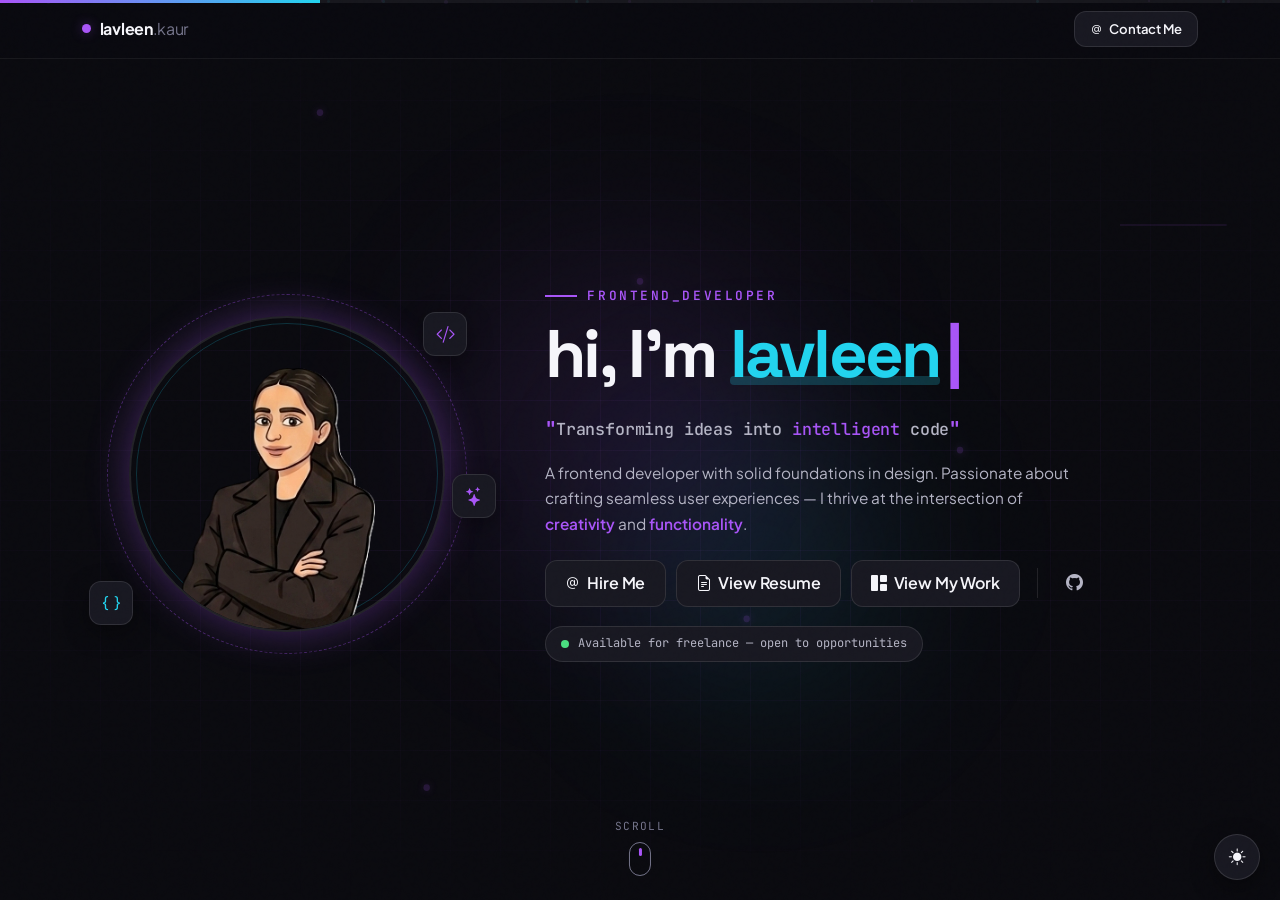
<file: index.html>
<!DOCTYPE html>
<html lang="en" data-theme="dark">

<head>
  <!-- ==== PRIMARY META ==== -->
  <meta charset="UTF-8" />
  <meta http-equiv="X-UA-Compatible" content="IE=edge" />
  <meta name="viewport" content="width=device-width, initial-scale=1.0, viewport-fit=cover" />
  <title>Lavleen Kaur | Frontend Developer Portfolio — HTML, CSS, Bootstrap, JavaScript</title>
  <meta name="description"
    content="Hey, I'm Lavleen — a frontend developer crafting seamless user experiences with HTML, CSS, Bootstrap, and JavaScript. Based in Chandigarh, open to freelance worldwide." />
  <meta name="keywords"
    content="Lavleen Kaur, Frontend Developer Chandigarh, Web Developer Punjab, HTML CSS JavaScript Developer, Bootstrap Developer, Figma to Code, Responsive Web Design, Freelance, BCA Student" />
  <meta name="author" content="Lavleen Kaur" />
  <meta name="robots" content="index, follow, max-image-preview:large" />
  <meta name="theme-color" content="#0a0a0f" />
  <link rel="canonical" href="https://lavleenkaur-13.github.io/lavleenkaur_portfolio/" />

  <!-- ==== OG / TWITTER ==== -->
  <meta property="og:type" content="website" />
  <meta property="og:url" content="https://lavleenkaur-13.github.io/lavleenkaur_portfolio/" />
  <meta property="og:title" content="Lavleen Kaur | Frontend Developer Portfolio" />
  <meta property="og:description"
    content="Hey, I'm Lavleen — a frontend developer crafting seamless user experiences." />
  <meta property="og:image"
    content="https://lavleenkaur-13.github.io/lavleenkaur_portfolio/og-image.svg" />
  <meta property="og:image:type" content="image/svg+xml" />
  <meta property="og:image:alt" content="Lavleen Kaur — Frontend Developer Portfolio" />
  <meta property="og:image:width" content="1200" />
  <meta property="og:image:height" content="630" />
  <meta property="og:site_name" content="Lavleen Kaur Portfolio" />
  <meta name="twitter:card" content="summary_large_image" />
  <meta name="twitter:title" content="Lavleen Kaur | Frontend Developer Portfolio" />
  <meta name="twitter:description" content="Frontend developer from Chandigarh. Open to freelance." />
  <meta name="twitter:image"
    content="https://lavleenkaur-13.github.io/lavleenkaur_portfolio/og-image.svg" />

  <!-- ==== ICONS ==== -->
  <link rel="icon" type="image/svg+xml" href="favicon.svg" />
  <link rel="apple-touch-icon" href="favicon.svg" />
  <link rel="manifest" href="site.webmanifest" />

  <!-- ==== FONTS ==== -->
  <link rel="preconnect" href="https://fonts.googleapis.com" />
  <link rel="preconnect" href="https://fonts.gstatic.com" crossorigin />
  <link rel="preconnect" href="https://cdn.jsdelivr.net" />
  <link
    href="https://fonts.googleapis.com/css2?family=Plus+Jakarta+Sans:wght@300;400;500;600;700;800&family=JetBrains+Mono:wght@400;500;600&family=Space+Grotesk:wght@500;600;700&display=swap"
    rel="stylesheet" />

  <!-- ==== BOOTSTRAP + ICONS ==== -->
  <link href="https://cdn.jsdelivr.net/npm/bootstrap@5.3.3/dist/css/bootstrap.min.css" rel="stylesheet" />
  <link rel="stylesheet" href="https://cdn.jsdelivr.net/npm/bootstrap-icons@1.11.3/font/bootstrap-icons.css" />

  <link rel="stylesheet" href="style.css" />

  <!-- ==== JSON-LD ==== -->
  <script type="application/ld+json">
  {
    "@context": "https://schema.org",
    "@type": "Person",
    "name": "Lavleen Kaur",
    "url": "https://lavleenkaur-13.github.io/lavleenkaur_portfolio/",
    "jobTitle": "Frontend Developer",
    "description": "Frontend Developer specializing in HTML5, CSS3, Bootstrap 5, and JavaScript.",
    "address": {"@type": "PostalAddress", "addressLocality": "Chandigarh", "addressRegion": "Chandigarh", "addressCountry": "IN"},
    "knowsAbout": ["HTML5", "CSS3", "Bootstrap 5", "JavaScript", "Responsive Web Design", "Figma to Code", "GitHub"],
    "affiliation": {"@type": "EducationalOrganization", "name": "Guru Kashi University"},
    "sameAs": ["https://github.com/lavleenkaur-13"]
  }
  </script>

  <script>
    (function () {
      var saved = localStorage.getItem('theme');
      if (saved === 'light') document.documentElement.setAttribute('data-theme', 'light');
    })();
  </script>

  <!-- ==== INLINE PAGE LOADER (renders before anything) ==== -->
  <style>
    #pageLoader {
      position: fixed;
      inset: 0;
      background: #0a0a0f;
      z-index: 99999;
      display: flex;
      align-items: center;
      justify-content: center;
      flex-direction: column;
      gap: 24px;
      transition: opacity 0.5s ease, visibility 0.5s ease;
    }

    html[data-theme="light"] #pageLoader {
      background: #fafafc;
    }

    #pageLoader.is-loaded {
      opacity: 0;
      visibility: hidden;
      pointer-events: none;
    }

    .pl-logo {
      width: 64px;
      height: 64px;
      border-radius: 14px;
      background: linear-gradient(135deg, #a855f7, #22d3ee);
      display: flex;
      align-items: center;
      justify-content: center;
      color: #0a0a0f;
      font-family: -apple-system, BlinkMacSystemFont, 'Segoe UI', Roboto, sans-serif;
      font-size: 28px;
      font-weight: 800;
      letter-spacing: -1px;
      animation: plPulse 1.4s ease-in-out infinite;
      box-shadow: 0 0 40px rgba(168, 85, 247, 0.4);
    }

    .pl-dots {
      display: flex;
      gap: 6px;
    }

    .pl-dots span {
      width: 6px;
      height: 6px;
      border-radius: 50%;
      background: #a855f7;
      animation: plDot 1.2s ease-in-out infinite;
    }

    .pl-dots span:nth-child(2) {
      animation-delay: 0.15s;
      background: #b375ed;
    }

    .pl-dots span:nth-child(3) {
      animation-delay: 0.3s;
      background: #22d3ee;
    }

    @keyframes plPulse {

      0%,
      100% {
        transform: scale(1);
        box-shadow: 0 0 40px rgba(168, 85, 247, 0.4);
      }

      50% {
        transform: scale(1.06);
        box-shadow: 0 0 60px rgba(168, 85, 247, 0.6);
      }
    }

    @keyframes plDot {

      0%,
      80%,
      100% {
        transform: scale(0.6);
        opacity: 0.4;
      }

      40% {
        transform: scale(1);
        opacity: 1;
      }
    }

    @media (prefers-reduced-motion: reduce) {

      .pl-logo,
      .pl-dots span {
        animation: none;
      }
    }
  </style>
</head>

<body>

  <div id="pageLoader" aria-hidden="true">
    <div class="pl-logo">LK</div>
    <div class="pl-dots"><span></span><span></span><span></span></div>
  </div>

  <script>
    // Hide loader when page is fully loaded
    window.addEventListener('load', function () {
      var loader = document.getElementById('pageLoader');
      if (loader) {
        setTimeout(function () { loader.classList.add('is-loaded'); }, 250);
        setTimeout(function () { loader.remove(); }, 900);
      }
    });
    // Safety: hide loader after 4s even if load event never fires
    setTimeout(function () {
      var loader = document.getElementById('pageLoader');
      if (loader) loader.classList.add('is-loaded');
    }, 4000);
  </script>

  <!-- ==== SCROLL PROGRESS BAR ==== -->
  <div class="scroll-progress" aria-hidden="true">
    <div class="scroll-progress-bar" id="scrollProgress"></div>
  </div>

  <!-- ==== CUSTOM CURSOR (desktop only, JS-driven) ==== -->
  <div class="cursor-dot" aria-hidden="true"></div>
  <div class="cursor-ring" aria-hidden="true"></div>

  <!-- ==== NOISE OVERLAY ==== -->
  <div class="noise-overlay" aria-hidden="true"></div>
  <!-- ==== THEME TOGGLE ==== -->
  <button id="themeToggle" class="theme-toggle" aria-label="Toggle theme">
    <i class="bi bi-sun-fill toggle-icon-sun"></i>
    <i class="bi bi-moon-stars-fill toggle-icon-moon"></i>
  </button>

  <!-- ==== MINIMAL NAVBAR — brand left, Contact right ==== -->
  <nav id="mainNav" class="navbar fixed-top custom-navbar">
    <div class="container d-flex justify-content-between align-items-center">
      <a class="navbar-brand" href="#" data-goto="0">
        <span class="brand-dot"></span><span class="brand-text">lavleen<span class="brand-accent">.kaur</span></span>
      </a>
      <a class="btn btn-primary-cta btn-sm" href="#" data-goto="3"><i class="bi bi-at"></i> Contact Me</a>
    </div>
  </nav>

  <!-- ==== GLOBAL ANIMATED BACKGROUND (behind all sections) ==== -->
  <div class="global-bg" aria-hidden="true">
    <div class="bg-grid"></div>
    <div class="bg-glow bg-glow-1"></div>
    <div class="bg-glow bg-glow-2"></div>
    <div class="bg-particles" id="particles"></div>
    <div class="bg-circuit">
      <svg viewBox="0 0 1200 800" xmlns="http://www.w3.org/2000/svg" preserveAspectRatio="none">
        <path class="circuit-path" d="M50,100 L300,100 L300,250 L600,250 L600,400 L900,400 L900,200 L1150,200"
          stroke="currentColor" stroke-width="1" fill="none" />
        <path class="circuit-path circuit-path-2" d="M100,700 L400,700 L400,550 L700,550 L700,650 L1100,650"
          stroke="currentColor" stroke-width="1" fill="none" />
        <circle class="circuit-node" cx="300" cy="100" r="3" fill="currentColor" />
        <circle class="circuit-node" cx="600" cy="250" r="3" fill="currentColor" />
        <circle class="circuit-node" cx="900" cy="400" r="3" fill="currentColor" />
        <circle class="circuit-node" cx="400" cy="700" r="3" fill="currentColor" />
        <circle class="circuit-node" cx="700" cy="550" r="3" fill="currentColor" />
      </svg>
    </div>
  </div>

  <!-- ==== SCROLL HINT (shows on hero) ==== -->
  <div class="scroll-hint" id="scrollHint">
    <span class="mono-font">scroll</span>
    <div class="scroll-mouse">
      <div class="scroll-mouse-dot"></div>
    </div>
  </div>

  <!-- =====================================
       FULLSCREEN SECTIONS
       ===================================== -->
  <main class="fullpage" id="fullpage">

    <!-- ============= SECTION 0 — HERO ============= -->
    <section class="page" data-section="0" id="hero">
      <div class="page-content">
        <div class="hero-split">
          <!-- LEFT: Bitmoji -->
          <div class="hero-left">
            <div class="bitmoji-wrap" data-anim="zoom-rotate">
              <div class="bitmoji-ring"></div>
              <div class="bitmoji-ring bitmoji-ring-2"></div>
              <div class="bitmoji-inner">
                <img src="bitmoji.png" alt="Lavleen's Bitmoji waving"
                  onerror="this.style.display='none';this.nextElementSibling.style.display='flex';" />
                <div class="avatar-fallback" style="display:none;">
                  <span class="wave-emoji">👋</span>
                </div>
              </div>
              <div class="float-badge float-badge-1" data-anim="float-in" data-delay="3">
                <i class="bi bi-code-slash"></i>
              </div>
              <div class="float-badge float-badge-2" data-anim="float-in" data-delay="4">
                <i class="bi bi-braces"></i>
              </div>
              <div class="float-badge float-badge-3" data-anim="float-in" data-delay="5">
                <i class="bi bi-stars"></i>
              </div>
            </div>
          </div>

          <!-- RIGHT: Text content -->
          <div class="hero-right">
            <p class="hero-eyebrow mono-font" data-anim="slide-right" data-delay="1">
              <span class="eyebrow-dash"></span>
              <span data-scramble>FRONTEND_DEVELOPER</span>
            </p>

            <h1 class="hero-greeting" data-anim="type-effect" data-delay="2">
              <span class="visually-hidden">Lavleen Kaur — Frontend Developer in Chandigarh, India</span>
              <span class="type-line" aria-hidden="true">hi, I'm <span class="hero-name">lavleen</span><span
                  class="type-cursor">|</span></span>
            </h1>

            <p class="hero-tagline mono-font" data-anim="blur-up" data-delay="3">
              <span class="quote-mark">"</span>Transforming ideas into <span class="accent-text">intelligent</span>
              code<span class="quote-mark">"</span>
            </p>

            <p class="hero-desc" data-anim="blur-up" data-delay="4">
              A frontend developer with solid foundations in design.
              Passionate about crafting seamless user experiences — I thrive at the
              intersection of <em>creativity</em> and <em>functionality</em>.
            </p>

            <div class="hero-cta" data-anim="stagger-up" data-delay="5">
              <a href="https://mail.google.com/mail/?view=cm&fs=1&to=lavleen.kaur17@gmail.com" target="_blank"
                rel="noopener" class="btn btn-primary-cta stagger-item">
                <i class="bi bi-at" aria-hidden="true"></i> Hire Me
              </a>
              <a href="lavleen-kaur-resume.pdf" target="_blank" rel="noopener"
                class="btn btn-secondary-cta stagger-item" aria-label="View Lavleen Kaur's resume (opens in new tab)">
                <i class="bi bi-file-earmark-text" aria-hidden="true"></i> View Resume
              </a>
              <a href="#" data-goto="2" class="btn btn-secondary-cta stagger-item">
                <i class="bi bi-grid-1x2-fill" aria-hidden="true"></i> View My Work
              </a>
              <span class="cta-divider stagger-item"></span>
              <div class="hero-socials stagger-item">
                <a href="https://github.com/lavleenkaur-13" target="_blank" rel="noopener" class="social-link"
                  aria-label="GitHub"><i class="bi bi-github"></i></a>
                <!-- <a href="#" target="_blank" rel="noopener" class="social-link" aria-label="Dribbble"><i
                    class="bi bi-dribbble"></i></a> -->
              </div>
            </div>

            <div class="status-pill mono-font" data-anim="slide-up-bounce" data-delay="6">
              <span class="status-dot"></span> Available for freelance — open to opportunities
            </div>
          </div>
        </div>
      </div>
    </section>

    <!-- ============= SECTION 1 — SKILLS ============= -->
    <section class="page section-alt" data-section="1" id="skills">
      <div class="page-content">

        <div class="section-header text-center mb-3" data-anim="split-up">
          <p class="section-tag mono-font"><span class="tag-bracket">[</span> 01 / SKILLS <span
              class="tag-bracket">]</span></p>
          <h2 class="section-title" data-glitch="Things I work with">Things I work with</h2>
          <p class="section-subtitle">Frontend skillset to help you ship beautiful, fast websites.</p>
          <p class="skills-hint mono-font" data-anim="blur-up" data-delay="2">
            <i class="bi bi-cursor-fill"></i> click the icons to learn what each tool does
          </p>
        </div>

        <div class="row g-3 g-md-4 folder-grid stagger-grid" data-anim="stagger-grid" data-delay="1">

          <!-- Folder 1 — Frontend Stack -->
          <div class="col-12 col-md-4 stagger-item">
            <div class="folder-card folder-clean">
              <span class="fc-number mono-font">01</span>
              <div class="fc-clean-body">
                <div class="fc-folder-wrap">
                  <svg viewBox="0 0 120 90" xmlns="http://www.w3.org/2000/svg" class="fc-folder-svg">
                    <defs>
                      <linearGradient id="fcg1a" x1="0" y1="0" x2="0" y2="1">
                        <stop offset="0%" stop-color="#c084fc" />
                        <stop offset="100%" stop-color="#7c3aed" />
                      </linearGradient>
                    </defs>
                    <path d="M4,28 L4,20 Q4,16 8,16 L42,16 Q46,16 48,20 L52,28 Z" fill="url(#fcg1a)" opacity="0.7" />
                    <rect x="4" y="28" width="112" height="58" rx="8" fill="url(#fcg1a)" />
                  </svg>
                </div>
                <h3 class="fc-clean-title">Frontend Stack</h3>
                <div class="fc-tech-list">
                  <button class="fc-tech-btn" data-lang="HTML5"
                    data-note="Imagine any website as a house—HTML is the foundation and the walls. Every heading, button, image, and link is built using HTML. Without HTML, no webpage can exist."
                    data-color="#E34F26">
                    <svg viewBox="0 0 24 24">
                      <path fill="#E34F26"
                        d="M1.5 0h21l-1.91 21.563L11.977 24l-8.564-2.438L1.5 0zm7.031 9.75l-.232-2.718 10.059.003.23-2.622L5.412 4.41l.698 8.01h9.126l-.326 3.426-2.91.804-2.955-.81-.188-2.11H6.248l.33 4.171L12 19.351l5.379-1.443.744-8.157H8.531z" />
                    </svg>
                    HTML5
                  </button>
                  <span class="fc-dot">·</span>
                  <button class="fc-tech-btn" data-lang="CSS3"
                    data-note="If HTML is the structure of a house, then CSS is its interior design. Colors, fonts, spacing, and animations—everything that makes a website beautiful and stylish is done with CSS."
                    data-color="#1572B6">
                    <svg viewBox="0 0 24 24">
                      <path fill="#1572B6"
                        d="M1.5 0h21l-1.91 21.563L11.977 24l-8.565-2.438L1.5 0zm17.09 4.413L5.41 4.41l.213 2.622 10.125.002-.255 2.716h-6.64l.24 2.573h6.182l-.366 3.523-2.91.804-2.956-.81-.188-2.11h-2.61l.29 3.855L12 19.288l5.373-1.53L18.59 4.414z" />
                    </svg>
                    CSS3
                  </button>
                  <span class="fc-dot">·</span>
                  <button class="fc-tech-btn" data-lang="JavaScript"
                    data-note="JavaScript brings websites to life. HTML gives structure, CSS handles style — JavaScript adds the behavior. I use vanilla JS for DOM manipulation, form validation, smooth animations, and dynamic UI interactions across all my client projects."
                    data-color="#F7DF1E">
                    <svg viewBox="0 0 24 24">
                      <path fill="#F7DF1E"
                        d="M0 0h24v24H0V0zm22.034 18.276c-.175-1.095-.888-2.015-3.003-2.873-.736-.345-1.554-.585-1.797-1.14-.091-.33-.105-.51-.046-.705.15-.646.915-.84 1.515-.66.39.12.75.42.976.9 1.034-.676 1.034-.676 1.755-1.125-.27-.42-.404-.601-.586-.78-.63-.705-1.469-1.065-2.834-1.034l-.705.089c-.676.165-1.32.525-1.71 1.005-1.14 1.291-.811 3.541.569 4.471 1.365 1.02 3.361 1.244 3.616 2.205.24 1.17-.87 1.545-1.966 1.41-.811-.18-1.26-.586-1.755-1.336l-1.83 1.051c.21.48.45.689.81 1.109 1.74 1.756 6.09 1.666 6.871-1.004.029-.09.24-.705.074-1.65l.046.067zm-8.983-7.245h-2.248c0 1.938-.009 3.864-.009 5.805 0 1.232.063 2.363-.138 2.711-.33.689-1.18.601-1.566.48-.396-.196-.597-.466-.83-.855-.063-.105-.11-.196-.127-.196l-1.825 1.125c.305.63.75 1.172 1.324 1.517.855.51 2.004.675 3.207.405.783-.226 1.458-.691 1.811-1.411.51-.93.402-2.07.397-3.346.012-2.054 0-4.109 0-6.179l.004-.056z" />
                    </svg>
                    JavaScript
                  </button>
                  <span class="fc-dot">·</span>
                  <button class="fc-tech-btn" data-lang="jQuery"
                    data-note="jQuery is a lightweight JavaScript library that makes DOM manipulation, event handling, and AJAX requests easier. I use it in Laravel-based client projects (like ProRaabta admin panel) where DataTables, form validation, and quick interactivity benefit from jQuery's simple syntax."
                    data-color="#0769AD">
                    <svg viewBox="0 0 24 24">
                      <path fill="#0769AD"
                        d="M2.114 7.566c-2.71 3.9-2.395 8.97.272 12.973.187.286.394.572.601.844l.215.272c.058.072.122.144.18.215.064.072.144.158.215.23.064.071.121.143.193.207l.022.022c.071.071.143.143.215.222.057.057.108.115.165.165.072.072.151.144.222.215l.187.165.014.022.043.029c.072.064.151.122.222.193l.215.187c.071.058.143.115.222.165.072.058.143.122.215.165l.029.029.022.014.151.108c.072.058.151.108.222.165l.029.022.014.014c.057.043.115.072.165.108.079.057.165.108.244.165l.029.022.014.014c.072.043.143.087.215.122.072.043.151.087.222.13.014.014.014.014.014.014l.057.022c.087.05.165.094.244.135.043.022.087.043.13.064l.022.022c.087.043.165.087.244.122.029.022.058.029.087.043l.014.022.064.022c.087.043.165.072.244.108.029.022.064.029.094.043h.014l.064.022c.087.029.165.057.244.087.029.014.064.029.087.029h.014l.072.022c.079.029.151.057.222.072.043.014.087.029.122.029h.014l.072.022c.072.014.143.022.215.029.043.014.087.014.122.022h.029l.072.014c.057.014.122.014.187.014.043 0 .087.014.13.014h.029l.057.022c.064 0 .122.014.187.014.043 0 .087.014.122.014h.043l.064.014c.057 0 .115.014.165.014h.165l.057.014c.057 0 .108.014.165.014h.215l.043.014c.057 0 .115.014.165.014l.272.014h2.395L7.594 12.36S5.16 13.61 3.844 12.86c-1.316-.752-2.092-2.165-1.73-5.294z" />
                    </svg>
                    jQuery
                  </button>
                  <span class="fc-dot">·</span>
                  <button class="fc-tech-btn" data-lang="Bootstrap"
                    data-note="Bootstrap is a ready-made toolkit—like IKEA furniture. It provides pre-built buttons, grids, and navbars that you can use directly. With it, building a website becomes about 3x faster."
                    data-color="#7952B3">
                    <svg viewBox="0 0 24 24">
                      <path fill="#7952B3"
                        d="M11.77 11.24H9.956V8.202h2.152c1.103 0 1.704.46 1.704 1.45 0 1.06-.706 1.586-2.04 1.586zm.357 1.55H9.957v3.341h2.222c1.358 0 2.08-.594 2.08-1.69 0-1.061-.65-1.65-2.132-1.65zM24 11.39v1.218c-1.128.108-1.978.32-2.738.954-1.04.866-1.494 2.34-1.494 4.96v3.06c0 1.388-.45 1.81-1.51 1.81H1.74c-1.061 0-1.51-.421-1.51-1.81v-3.06c0-2.62-.42-4.094-1.46-4.96-.76-.633-1.61-.846-2.738-.954V11.39c1.128-.108 1.978-.32 2.738-.954 1.04-.866 1.46-2.34 1.46-4.96V2.42c0-1.387.45-1.81 1.51-1.81h16.518c1.06 0 1.51.421 1.51 1.81v3.056c0 2.62.453 4.094 1.494 4.96.76.634 1.61.846 2.738.954zm-7.137 5.005c0-1.595-1.123-2.474-3.077-2.677v-.06c1.435-.222 2.396-1.084 2.396-2.41 0-1.55-1.224-2.553-3.482-2.553h-4.388v9.93h4.673c2.343 0 3.878-1.063 3.878-2.802z" />
                    </svg>
                    Bootstrap
                  </button>
                </div>
              </div>
            </div>
          </div>

          <!-- Folder 2 — Vibe Coding Toolkit -->
          <div class="col-12 col-md-4 stagger-item">
            <div class="folder-card folder-clean">
              <span class="fc-number mono-font">02</span>
              <div class="fc-clean-body">
                <div class="fc-folder-wrap">
                  <svg viewBox="0 0 120 90" xmlns="http://www.w3.org/2000/svg" class="fc-folder-svg">
                    <defs>
                      <linearGradient id="fcg3a" x1="0" y1="0" x2="0" y2="1">
                        <stop offset="0%" stop-color="#34d399" />
                        <stop offset="100%" stop-color="#6366f1" />
                      </linearGradient>
                    </defs>
                    <path d="M4,28 L4,20 Q4,16 8,16 L42,16 Q46,16 48,20 L52,28 Z" fill="url(#fcg3a)" opacity="0.7" />
                    <rect x="4" y="28" width="112" height="58" rx="8" fill="url(#fcg3a)" />
                  </svg>
                </div>
                <h3 class="fc-clean-title">Vibe Coding Toolkit</h3>
                <div class="fc-tech-list fc-tech-list--wrap">
                  <button class="fc-tech-btn" data-lang="Claude Chat"
                    data-note="My daily AI chat assistant for brainstorming ideas, writing copy, explaining code, and thinking through UX and architecture decisions before I start building."
                    data-color="#D97757">
                    <svg viewBox="0 0 24 24"><rect width="24" height="24" rx="6" fill="#D97757" /><text x="12" y="16" text-anchor="middle" font-family="monospace" font-size="9" font-weight="700" fill="#fff">Cl</text></svg>
                    Claude Chat
                  </button>
                  <span class="fc-dot">·</span>
                  <button class="fc-tech-btn" data-lang="Claude Code"
                    data-note="An agentic coding CLI that works directly in my terminal — reads my codebase, writes and edits files, runs commands, and helps me ship features and fixes faster."
                    data-color="#C96442">
                    <svg viewBox="0 0 24 24"><rect width="24" height="24" rx="6" fill="#C96442" /><text x="12" y="16" text-anchor="middle" font-family="monospace" font-size="9" font-weight="700" fill="#fff">Cc</text></svg>
                    Claude Code
                  </button>
                  <span class="fc-dot">·</span>
                  <button class="fc-tech-btn" data-lang="Claude Cowork"
                    data-note="Claude's AI workspace for coordinating tasks and collaborating with AI agents across a project, keeping plans, context, and progress in one place."
                    data-color="#6366F1">
                    <svg viewBox="0 0 24 24"><rect width="24" height="24" rx="6" fill="#6366F1" /><text x="12" y="16" text-anchor="middle" font-family="monospace" font-size="9" font-weight="700" fill="#fff">Cw</text></svg>
                    Claude Cowork
                  </button>
                  <span class="fc-dot">·</span>
                  <button class="fc-tech-btn" data-lang="Antigravity"
                    data-note="Google's agentic IDE — I use it for AI-assisted coding sessions where the agent can plan, edit across files, and run tasks alongside me."
                    data-color="#4285F4">
                    <svg viewBox="0 0 24 24"><rect width="24" height="24" rx="6" fill="#4285F4" /><text x="12" y="16" text-anchor="middle" font-family="monospace" font-size="9" font-weight="700" fill="#fff">Ag</text></svg>
                    Antigravity
                  </button>
                  <span class="fc-dot">·</span>
                  <button class="fc-tech-btn" data-lang="Cursor"
                    data-note="An AI-first code editor with inline chat, multi-file edits, and autocomplete that understands my whole codebase — my go-to editor for fast iteration."
                    data-color="#A1A1AA">
                    <svg viewBox="0 0 24 24"><rect width="24" height="24" rx="6" fill="#27272A" stroke="#52525B" /><text x="12" y="16" text-anchor="middle" font-family="monospace" font-size="9" font-weight="700" fill="#fff">Cu</text></svg>
                    Cursor
                  </button>
                  <span class="fc-dot">·</span>
                  <button class="fc-tech-btn" data-lang="v0"
                    data-note="Vercel's AI UI generator — I use it to quickly scaffold React and Next.js components and layouts from a prompt, then refine the code by hand."
                    data-color="#E4E4E7">
                    <svg viewBox="0 0 24 24"><rect width="24" height="24" rx="6" fill="#000" stroke="#52525B" /><text x="12" y="16" text-anchor="middle" font-family="monospace" font-size="9" font-weight="700" fill="#fff">v0</text></svg>
                    v0
                  </button>
                  <span class="fc-dot">·</span>
                  <button class="fc-tech-btn" data-lang="GitHub Copilot"
                    data-note="GitHub Copilot autocompletes code as I type, suggesting whole functions and boilerplate based on context — speeds up the repetitive parts of development."
                    data-color="#8957E5">
                    <svg viewBox="0 0 24 24"><rect width="24" height="24" rx="6" fill="#8957E5" /><text x="12" y="16" text-anchor="middle" font-family="monospace" font-size="9" font-weight="700" fill="#fff">Co</text></svg>
                    Copilot
                  </button>
                  <span class="fc-dot">·</span>
                  <button class="fc-tech-btn" data-lang="ChatGPT"
                    data-note="I use ChatGPT for quick research, drafting content, and generating reference images for mockups and placeholder visuals."
                    data-color="#74AA9C">
                    <svg viewBox="0 0 24 24"><rect width="24" height="24" rx="6" fill="#74AA9C" /><text x="12" y="16" text-anchor="middle" font-family="monospace" font-size="9" font-weight="700" fill="#fff">Gp</text></svg>
                    ChatGPT
                  </button>
                  <span class="fc-dot">·</span>
                  <button class="fc-tech-btn" data-lang="Gemini"
                    data-note="Google's Gemini helps me generate and edit images and short video assets for project mockups, social previews, and presentations."
                    data-color="#8AB4F8">
                    <svg viewBox="0 0 24 24"><rect width="24" height="24" rx="6" fill="#5B8DEF" /><text x="12" y="16" text-anchor="middle" font-family="monospace" font-size="9" font-weight="700" fill="#fff">Ge</text></svg>
                    Gemini
                  </button>
                  <span class="fc-dot">·</span>
                  <button class="fc-tech-btn" data-lang="Stitch AI"
                    data-note="Google's Stitch turns prompts into UI designs — I use it to quickly explore layout and visual ideas before building the real interface."
                    data-color="#34A853">
                    <svg viewBox="0 0 24 24"><rect width="24" height="24" rx="6" fill="#34A853" /><text x="12" y="16" text-anchor="middle" font-family="monospace" font-size="9" font-weight="700" fill="#fff">St</text></svg>
                    Stitch AI
                  </button>
                </div>
              </div>
            </div>
          </div>

          <!-- Folder 3 — Tools & Workflow -->
          <div class="col-12 col-md-4 stagger-item">
            <div class="folder-card folder-clean">
              <span class="fc-number mono-font">03</span>
              <div class="fc-clean-body">
                <div class="fc-folder-wrap">
                  <svg viewBox="0 0 120 90" xmlns="http://www.w3.org/2000/svg" class="fc-folder-svg">
                    <defs>
                      <linearGradient id="fcg4a" x1="0" y1="0" x2="0" y2="1">
                        <stop offset="0%" stop-color="#67e8f9" />
                        <stop offset="100%" stop-color="#a855f7" />
                      </linearGradient>
                    </defs>
                    <path d="M4,28 L4,20 Q4,16 8,16 L42,16 Q46,16 48,20 L52,28 Z" fill="url(#fcg4a)" opacity="0.7" />
                    <rect x="4" y="28" width="112" height="58" rx="8" fill="url(#fcg4a)" />
                  </svg>
                </div>
                <h3 class="fc-clean-title">Tools &amp; Workflow</h3>
                <div class="fc-tech-list">
                  <button class="fc-tech-btn" data-lang="Git &amp; GitHub"
                    data-note="Git is the version control system I use for every project. GitHub hosts my repositories and makes it easy to share code with clients. I commit regularly with clear messages, use branches for new features, and rely on Git history to track exactly what changed and when."
                    data-color="#ffffff">
                    <svg viewBox="0 0 24 24">
                      <path fill="currentColor"
                        d="M12 .297c-6.63 0-12 5.373-12 12 0 5.303 3.438 9.8 8.205 11.385.6.113.82-.258.82-.577 0-.285-.01-1.04-.015-2.04-3.338.724-4.042-1.61-4.042-1.61C4.422 18.07 3.633 17.7 3.633 17.7c-1.087-.744.084-.729.084-.729 1.205.084 1.838 1.236 1.838 1.236 1.07 1.835 2.809 1.305 3.495.998.108-.776.417-1.305.76-1.605-2.665-.3-5.466-1.332-5.466-5.93 0-1.31.465-2.38 1.235-3.22-.135-.303-.54-1.523.105-3.176 0 0 1.005-.322 3.3 1.23.96-.267 1.98-.399 3-.405 1.02.006 2.04.138 3 .405 2.28-1.552 3.285-1.23 3.285-1.23.645 1.653.24 2.873.12 3.176.765.84 1.23 1.91 1.23 3.22 0 4.61-2.805 5.625-5.475 5.92.42.36.81 1.096.81 2.22 0 1.606-.015 2.896-.015 3.286 0 .315.21.69.825.57C20.565 22.092 24 17.592 24 12.297c0-6.627-5.373-12-12-12" />
                    </svg>
                    Git &amp; GitHub
                  </button>
                  <span class="fc-dot">·</span>
                  <button class="fc-tech-btn" data-lang="VS Code"
                    data-note="VS Code is my daily code editor. Set up with Live Server, Prettier, ESLint, and a few productivity extensions, it lets me write, debug, and preview code in one place. Integrated terminal and Git tools make my workflow fast and uninterrupted."
                    data-color="#22d3ee">
                    <svg viewBox="0 0 24 24">
                      <path fill="#22d3ee"
                        d="M23.15 2.587L18.21.21a1.494 1.494 0 0 0-1.705.29l-9.46 8.63-4.12-3.128a.999.999 0 0 0-1.276.057L.327 7.261A1 1 0 0 0 .326 8.74L3.899 12 .326 15.26a1 1 0 0 0 .001 1.479L1.65 17.94a.999.999 0 0 0 1.276.057l4.12-3.128 9.46 8.63a1.492 1.492 0 0 0 1.704.29l4.942-2.377A1.5 1.5 0 0 0 24 20.06V3.939a1.5 1.5 0 0 0-.85-1.352zm-5.146 14.861L10.826 12l7.178-5.448v10.896z" />
                    </svg>
                    VS Code
                  </button>
                  <span class="fc-dot">·</span>
                  <button class="fc-tech-btn" data-lang="Chrome DevTools"
                    data-note="Chrome DevTools is where I debug, inspect, and test every site I build. I use the Elements panel for CSS tweaks, the Console for JS errors, the Network tab to check API calls and load performance, and the device toolbar to verify responsive layouts on different screen sizes."
                    data-color="#4285F4">
                    <svg viewBox="0 0 24 24">
                      <path fill="#4285F4"
                        d="M12 0C8.21 0 4.831 1.757 2.632 4.501l3.953 6.848A5.454 5.454 0 0 1 12 6.545h10.691A12 12 0 0 0 12 0zM1.931 5.47A11.943 11.943 0 0 0 0 12c0 6.012 4.42 10.991 10.189 11.864l3.953-6.847a5.45 5.45 0 0 1-6.865-2.29zm13.342 2.166a5.446 5.446 0 0 1 1.45 7.09l.002.001h-.002l-5.344 9.257c.206.01.413.016.621.016 6.627 0 12-5.373 12-12 0-1.54-.29-3.011-.818-4.364zM12 16.364a4.364 4.364 0 1 1 0-8.728 4.364 4.364 0 0 1 0 8.728z" />
                    </svg>
                    DevTools
                  </button>
                  <span class="fc-dot">·</span>
                  <button class="fc-tech-btn" data-lang="Figma to Code"
                    data-note="When a designer hands me a Figma file, I convert it into pixel-perfect, responsive code. I work with auto-layouts, components, and design tokens so the final website matches every spacing, color, and typography choice from the design."
                    data-color="#F24E1E">
                    <svg viewBox="0 0 24 24">
                      <path fill="#F24E1E"
                        d="M15.852 8.981h-4.588V0h4.588c2.476 0 4.49 2.014 4.49 4.49s-2.014 4.491-4.49 4.491zM12.735 7.51h3.117c1.665 0 3.019-1.355 3.019-3.019s-1.355-3.019-3.019-3.019h-3.117V7.51zm0 1.471H8.148c-2.476 0-4.49-2.014-4.49-4.49S5.672 0 8.148 0h4.588v8.981zm-4.587-7.51c-1.665 0-3.019 1.355-3.019 3.019s1.354 3.02 3.019 3.02h3.117V1.471H8.148zm4.587 15.019H8.148c-2.476 0-4.49-2.014-4.49-4.49s2.014-4.49 4.49-4.49h4.588v8.98zM8.148 8.981c-1.665 0-3.019 1.355-3.019 3.019s1.355 3.019 3.019 3.019h3.117V8.981H8.148zM8.172 24c-2.489 0-4.515-2.014-4.515-4.49s2.014-4.49 4.49-4.49h4.588v4.441c0 2.503-2.047 4.539-4.563 4.539zm-.024-7.51a3.023 3.023 0 0 0-3.019 3.019c0 1.665 1.365 3.019 3.044 3.019 1.705 0 3.093-1.376 3.093-3.068v-2.97H8.148zm7.704 0h-.098c-2.476 0-4.49-2.014-4.49-4.49s2.014-4.49 4.49-4.49h.098c2.476 0 4.49 2.014 4.49 4.49s-2.014 4.49-4.49 4.49zm-.097-7.509c-1.665 0-3.019 1.355-3.019 3.019s1.355 3.019 3.019 3.019h.098c1.665 0 3.019-1.355 3.019-3.019s-1.355-3.019-3.019-3.019h-.098z" />
                    </svg>
                    Figma to Code
                  </button>
                  <span class="fc-dot">·</span>
                  <button class="fc-tech-btn" data-lang="FileZilla"
                    data-note="FileZilla is an FTP tool I use to push websites live and upload design edits. Whenever a client requests revisions on a live site — updated images, copy changes, or CSS tweaks — FileZilla lets me push those files directly to the server."
                    data-color="#BF0000">
                    <svg viewBox="0 0 24 24">
                      <path fill="#BF0000"
                        d="M3 3h18v2H3zm0 4h18v2H3zm0 4h12v2H3zm0 4h12v2H3zm0 4h8v2H3zm14-4l4 4-4 4v-3h-4v-2h4z" />
                    </svg>
                    FileZilla
                  </button>
                </div>
              </div>
            </div>
          </div>

        </div>
      </div>

      <!-- ── SKILL NOTE POPUP (global, one instance) ── -->
      <div class="skill-popup" id="skillPopup" role="dialog" aria-modal="true" aria-hidden="true">
        <div class="skill-popup-inner">
          <button class="skill-popup-close" id="skillPopupClose" aria-label="Close"><i class="bi bi-x"></i></button>
          <div class="skill-popup-icon" id="skillPopupIcon"></div>
          <h4 class="skill-popup-name mono-font" id="skillPopupName"></h4>
          <p class="skill-popup-text" id="skillPopupText"></p>
          <p class="skill-popup-hint">// tap anywhere outside to close</p>
        </div>
      </div>

    </section>

    <!-- ============= SECTION 2 — PROJECTS ============= -->
    <section class="page" data-section="2" id="projects">

      <div class="page-content">
        <div class="section-header text-center mb-4" data-anim="split-up">
          <p class="section-tag mono-font"><span class="tag-bracket">[</span> 02 / PROJECTS <span
              class="tag-bracket">]</span></p>
          <h2 class="section-title" data-glitch="Featured projects">Featured projects</h2>
          <p class="section-subtitle">A handful of pieces I'm proud of.</p>
        </div>

        <div class="row g-3 stagger-grid" data-anim="stagger-grid" data-delay="1">
          <div class="col-12 col-md-4 stagger-item slide-from-left">
            <article class="project-card">
              <div class="project-thumb">
                <div class="project-thumb-inner project-cosmic">
                  <img src="cosmicgalaxy.png"
                    alt="Cosmic Galaxy — space-themed streetwear e-commerce site with auth, orders, and wishlist built on Supabase"
                    class="project-thumb-img" onerror="this.style.display='none'">
                </div>
              </div>
              <div class="project-body">
                <div class="d-flex justify-content-between align-items-start">
                  <h3 class="project-name">Cosmic Galaxy</h3>
                  <!-- <span class="project-year mono-font">2025</span> -->
                </div>
                <p class="project-type mono-font">E-Commerce / Streetwear</p>
                <p class="project-desc">Space-themed streetwear store with auth, orders, and wishlist powered by
                  Supabase.</p>
                <div class="project-links">
                  <a href="https://lavleenkaur-13.github.io/cosmic-galaxy/" class="btn btn-sm btn-primary-cta"
                    target="_blank" rel="noopener"><i class="bi bi-box-arrow-up-right"></i> Live</a>
                  <a href="https://github.com/lavleenkaur-13/cosmic-galaxy" class="btn btn-sm btn-secondary-cta"
                    target="_blank" rel="noopener"><i class="bi bi-github"></i> Code</a>
                </div>
              </div>
            </article>
          </div>
          <div class="col-12 col-md-4 stagger-item slide-from-right">
            <article class="project-card">
              <div class="project-thumb">
                <div class="project-thumb-inner project-crush">
                  <img src="crush.png"
                    alt="Crush — cherry lip butter beauty brand site with pink palette and ecommerce UI"
                    class="project-thumb-img" onerror="this.style.display='none'">
                </div>
              </div>
              <div class="project-body">
                <div class="d-flex justify-content-between align-items-start">
                  <h3 class="project-name">Crush</h3>
                </div>
                <p class="project-type mono-font">Beauty / E-commerce</p>
                <p class="project-desc">Cherry lip butter beauty brand with pink aesthetic, marquee ticker, and multi-page ecommerce UI.</p>
                <div class="project-links">
                  <a href="https://lavleenkaur-13.github.io/crush/" class="btn btn-sm btn-primary-cta" target="_blank"
                    rel="noopener"><i class="bi bi-box-arrow-up-right"></i> Live</a>
                  <a href="https://github.com/lavleenkaur-13/crush" class="btn btn-sm btn-secondary-cta"
                    target="_blank" rel="noopener"><i class="bi bi-github"></i> Code</a>
                </div>
              </div>
            </article>
          </div>
          <div class="col-12 col-md-4 stagger-item slide-from-left">
            <article class="project-card">
              <div class="project-thumb">
                <div class="project-thumb-inner project-tamannaah">
                  <img src="tamannaahclone.png"
                    alt="Tamannaah site clone — front-end recreation of a celebrity personal website built for practice"
                    class="project-thumb-img" onerror="this.style.display='none'">
                </div>
              </div>
              <div class="project-body">
                <div class="d-flex justify-content-between align-items-start">
                  <h3 class="project-name">Tamannaah Clone</h3>
                  <!-- <span class="project-year mono-font">2025</span> -->
                </div>
                <p class="project-type mono-font">Clone Project</p>
                <p class="project-desc">Front-end recreation of a celebrity's personal website, rebuilt from scratch
                  to practice matching layout, typography, and responsive behavior closely.</p>
                <div class="project-links">
                  <a href="https://lavleenkaur-13.github.io/clone-of-www.tamannaah.com/" class="btn btn-sm btn-primary-cta"
                    target="_blank" rel="noopener"><i class="bi bi-box-arrow-up-right"></i> Live</a>
                  <a href="https://github.com/lavleenkaur-13/clone-of-www.tamannaah.com" class="btn btn-sm btn-secondary-cta"
                    target="_blank" rel="noopener"><i class="bi bi-github"></i> Code</a>
                </div>
              </div>
            </article>
          </div>
          <div class="col-12 col-md-4 stagger-item slide-from-right">
            <article class="project-card">
              <div class="project-thumb">
                <div class="project-thumb-inner project-seoulie">
                  <img src="seoulie.png"
                    alt="Seoulie — Korean fashion landing page with pastel design system and smooth scroll interactions"
                    class="project-thumb-img" onerror="this.style.display='none'">
                </div>
              </div>
              <div class="project-body">
                <div class="d-flex justify-content-between align-items-start">
                  <h3 class="project-name">Seoulie</h3>
                  <!-- <span class="project-year mono-font">2025</span> -->
                </div>
                <p class="project-type mono-font">Lifestyle / Fashion</p>
                <p class="project-desc">Clean modern Korean fashion site with Bootstrap 5 and smooth interactions.</p>
                <div class="project-links">
                  <a href="https://lavleenkaur-13.github.io/Seoulie/" class="btn btn-sm btn-primary-cta" target="_blank"
                    rel="noopener"><i class="bi bi-box-arrow-up-right"></i> Live</a>
                  <a href="https://github.com/lavleenkaur-13/Seoulie" class="btn btn-sm btn-secondary-cta"
                    target="_blank" rel="noopener"><i class="bi bi-github"></i> Code</a>
                </div>
              </div>
            </article>
          </div>
          <div class="col-12 col-md-4 stagger-item slide-from-left">
            <article class="project-card">
              <div class="project-thumb">
                <div class="project-thumb-inner project-loaflab">
                  <img src="loaflab.png"
                    alt="Loaf Lab — interactive mobile app UI prototype for an artisan bakery with dark and lime green design system"
                    class="project-thumb-img" onerror="this.style.display='none'">
                </div>
              </div>
              <div class="project-body">
                <div class="d-flex justify-content-between align-items-start">
                  <h3 class="project-name">Loaf Lab</h3>
                  <!-- <span class="project-year mono-font">2024</span> -->
                </div>
                <p class="project-type mono-font">Bakery / Mobile UI</p>
                <p class="project-desc">Interactive mobile app UI prototype with dark/lime aesthetic.</p>
                <div class="project-links">
                  <a href="https://lavleenkaur-13.github.io/loaflab/" class="btn btn-sm btn-primary-cta" target="_blank"
                    rel="noopener"><i class="bi bi-box-arrow-up-right"></i> Live</a>
                  <a href="https://github.com/lavleenkaur-13/loaflab" class="btn btn-sm btn-secondary-cta"
                    target="_blank" rel="noopener"><i class="bi bi-github"></i> Code</a>
                </div>
              </div>
            </article>
          </div>
          <div class="col-12 col-md-4 stagger-item slide-from-right">
            <article class="project-card">
              <div class="project-thumb">
                <div class="project-thumb-inner project-pehnawa">
                  <img src="pehnawapanjab.png"
                    alt="Pehnawa Panjab — Punjabi heritage fashion brand website built with Bootstrap 5"
                    class="project-thumb-img" onerror="this.style.display='none'">
                </div>
              </div>
              <div class="project-body">
                <div class="d-flex justify-content-between align-items-start">
                  <h3 class="project-name">Pehnawa Panjab</h3>
                  <!-- <span class="project-year mono-font">2025</span> -->
                </div>
                <p class="project-type mono-font">Fashion / Brand</p>
                <p class="project-desc">Polished brand website with full Bootstrap and SEO setup.</p>
                <div class="project-links">
                  <a href="https://lavleenkaur-13.github.io/pehnawapanjab/" class="btn btn-sm btn-primary-cta"
                    target="_blank" rel="noopener"><i class="bi bi-box-arrow-up-right"></i> Live</a>
                  <a href="https://github.com/lavleenkaur-13/pehnawapanjab" class="btn btn-sm btn-secondary-cta"
                    target="_blank" rel="noopener"><i class="bi bi-github"></i> Code</a>
                </div>
              </div>
            </article>
          </div>
        </div>

        <div class="text-center mt-3" data-anim="slide-up-bounce" data-delay="2">
          <a href="https://github.com/lavleenkaur-13" class="btn btn-outline-cta" target="_blank" rel="noopener">
            <i class="bi bi-github"></i> View all on GitHub <i class="bi bi-arrow-up-right ms-1"></i>
          </a>
        </div>
      </div>
    </section>

    <!-- ============= SECTION 3 — CONTACT ============= -->
    <section class="page page-contact" data-section="3" id="contact">

      <div class="page-content">
        <div class="row g-4 align-items-center">
          <div class="col-lg-7" data-anim="split-up">
            <p class="section-tag mono-font"><span class="tag-bracket">[</span> 03 / CONTACT <span
                class="tag-bracket">]</span></p>
            <h2 class="footer-title" data-glitch="Let's build together.">Let's build something <span
                class="hero-name">together</span>.</h2>
            <p class="footer-sub">Fill in the form or reach out directly. I respond within 24 hours.</p>

            <form class="contact-form" id="contactForm" action="https://api.web3forms.com/submit" method="POST"
              novalidate>

              <input type="hidden" name="access_key" value="fc17d8c7-90be-4986-8ab4-76efc776805b">
              <input type="hidden" name="subject" value="New portfolio inquiry from {{name}}">
              <input type="hidden" name="from_name" value="Lavleen Kaur Portfolio">
              <input type="checkbox" name="botcheck" class="form-honeypot" tabindex="-1" autocomplete="off"
                aria-hidden="true">

              <div class="row g-2">
                <div class="col-md-6">
                  <label for="contact-name" class="visually-hidden">Your name</label>
                  <input type="text" id="contact-name" name="name" class="form-control" placeholder="Your name"
                    autocomplete="name" minlength="2" maxlength="80" required />
                </div>
                <div class="col-md-6">
                  <label for="contact-email" class="visually-hidden">Your email</label>
                  <input type="email" id="contact-email" name="email" class="form-control" placeholder="you@example.com"
                    autocomplete="email" required />
                </div>
                <div class="col-12">
                  <label for="contact-message" class="visually-hidden">Your message</label>
                  <textarea id="contact-message" name="message" class="form-control" rows="3"
                    placeholder="Tell me about your project..." minlength="10" maxlength="2000" required></textarea>
                </div>
                <div class="col-12">
                  <button type="submit" class="btn btn-primary-cta btn-lg" id="contactSubmit" aria-label="Send message">
                    <span class="contact-submit-text">Send message</span>
                    <i class="bi bi-send ms-1" aria-hidden="true"></i>
                  </button>
                </div>
                <div class="col-12">
                  <div class="form-status" id="formStatus" role="status" aria-live="polite"></div>
                </div>
              </div>
            </form>
          </div>

          <div class="col-lg-5" data-anim="zoom-rotate" data-delay="1">
            <div class="footer-card">

              <div class="footer-avatar mono-font">LK</div>
              <h3 class="footer-name">Lavleen Kaur</h3>
              <p class="footer-role mono-font">Frontend Developer</p>
              <p class="footer-bio">Open to freelance projects
                worldwide.</p>
              <div class="footer-socials">
                <a href="https://github.com/lavleenkaur-13" target="_blank" rel="noopener" aria-label="GitHub"><i
                    class="bi bi-github" aria-hidden="true"></i></a>
                <a href="mailto:lavleen.kaur17@gmail.com" aria-label="Email Lavleen"><i class="bi bi-envelope"
                    aria-hidden="true"></i></a>
              </div>
            </div>
          </div>
        </div>

        <p class="copyright-strip mono-font small muted text-center mt-4" data-anim="slide-up-bounce" data-delay="2">
          © <span id="copyrightYear">2026</span> Lavleen Kaur. <span class="accent-text">{</span> crafted with care
          <span class="accent-text">}</span>
        </p>
      </div>
    </section>

  </main>

  <script src="https://cdn.jsdelivr.net/npm/bootstrap@5.3.3/dist/js/bootstrap.bundle.min.js"></script>
  <script src="main.js"></script>
</body>

</html>
</file>
<file: style.css>
/* ============================================================
   LAVLEEN KAUR — PORTFOLIO (Optimized animated edition)
   Lightweight • Smooth • No GPU-killers
   ============================================================ */

/* ============================================================
   1. DESIGN TOKENS
   ============================================================ */
:root,
[data-theme="dark"] {
  --bg-base: #0a0a0f;
  --bg-elevated: #131319;
  --bg-card: #181821;
  --bg-card-hover: #1e1e28;
  --bg-input: #14141a;

  --text-primary: #f5f5fa;
  --text-secondary: #b4b4c4;
  --text-muted: #74748a;
  --text-dim: #4a4a58;

  --accent: #a855f7;
  --accent-hover: #b66bff;
  --accent-soft: rgba(168, 85, 247, 0.16);
  --accent-glow: rgba(168, 85, 247, 0.35);

  --accent-2: #22d3ee;
  --accent-2-soft: rgba(34, 211, 238, 0.14);
  --accent-2-glow: rgba(34, 211, 238, 0.35);

  --name-color: #22d3ee;

  --border-subtle: rgba(255, 255, 255, 0.06);
  --border-default: rgba(255, 255, 255, 0.1);
  --border-strong: rgba(255, 255, 255, 0.18);

  --grid-line: rgba(168, 85, 247, 0.05);

  --shadow-md: 0 8px 24px rgba(0, 0, 0, 0.4);

  --toggle-bg: #181821;
  --toggle-border: rgba(255, 255, 255, 0.12);
}

[data-theme="light"] {
  --bg-base: #fafafc;
  --bg-elevated: #f0f0f5;
  --bg-card: #ffffff;
  --bg-card-hover: #fafafb;
  --bg-input: #f5f5fa;

  --text-primary: #0a0a0f;
  --text-secondary: #494957;
  --text-muted: #7a7a8a;
  --text-dim: #b3b3bf;

  --accent: #8b5cf6;
  --accent-hover: #9b6dff;
  --accent-soft: rgba(139, 92, 246, 0.1);
  --accent-glow: rgba(139, 92, 246, 0.2);

  --accent-2: #0891b2;
  --accent-2-soft: rgba(8, 145, 178, 0.1);
  --accent-2-glow: rgba(8, 145, 178, 0.2);

  --name-color: #0891b2;

  --border-subtle: rgba(0, 0, 0, 0.05);
  --border-default: rgba(0, 0, 0, 0.1);
  --border-strong: rgba(0, 0, 0, 0.18);

  --grid-line: rgba(139, 92, 246, 0.05);

  --shadow-md: 0 8px 24px rgba(139, 92, 246, 0.08);

  --toggle-bg: #ffffff;
  --toggle-border: rgba(0, 0, 0, 0.12);
}

/* ============================================================
   2. BASE
   ============================================================ */
* {
  box-sizing: border-box;
}

html,
body {
  margin: 0;
  padding: 0;
  height: 100%;
  width: 100%;
  overflow: hidden;
  overscroll-behavior: none;
}

body {
  font-family: 'Plus Jakarta Sans', system-ui, -apple-system, sans-serif;
  background: var(--bg-base);
  color: var(--text-primary);
  font-size: 16px;
  line-height: 1.6;
  font-weight: 400;
  -webkit-font-smoothing: antialiased;
  transition: background-color 0.3s ease, color 0.3s ease;
}

/* Hide default cursor on desktop (custom cursor takes over) */
@media (hover: hover) and (min-width: 992px) {

  body,
  a,
  button,
  input,
  textarea,
  .folder-card {
    cursor: none;
  }

  input,
  textarea {
    cursor: text;
  }
}

::selection {
  background: var(--accent);
  color: #fff;
}

.mono-font {
  font-family: 'JetBrains Mono', monospace;
}

.muted {
  color: var(--text-muted);
}

.accent-text {
  color: var(--accent);
}

.hero-name {
  color: var(--name-color);
  position: relative;
  display: inline-block;
}

.hero-name::after {
  content: '';
  position: absolute;
  bottom: 0.06em;
  left: 0;
  right: 0;
  height: 0.12em;
  background: var(--accent-2);
  opacity: 0.22;
  z-index: -1;
  border-radius: 4px;
}

/* ============================================================
   3. SCROLL PROGRESS
   ============================================================ */
.scroll-progress {
  position: fixed;
  top: 0;
  left: 0;
  width: 100%;
  height: 3px;
  background: var(--border-subtle);
  z-index: 1200;
}

.scroll-progress-bar {
  height: 100%;
  width: 0;
  background: linear-gradient(90deg, var(--accent), var(--accent-2));
  transition: width 0.4s cubic-bezier(0.2, 0.7, 0.2, 1);
}

/* ============================================================
   3b. CUSTOM CURSOR (desktop only)
   ============================================================ */
.cursor-dot,
.cursor-ring {
  position: fixed;
  top: 0;
  left: 0;
  pointer-events: none;
  z-index: 9999;
  border-radius: 50%;
  transform: translate(-50%, -50%);
  will-change: transform;
  opacity: 0;
}

.cursor-dot {
  width: 6px;
  height: 6px;
  background: var(--accent);
  transition: width 0.2s, height 0.2s, background 0.2s, opacity 0.3s;
}

.cursor-ring {
  width: 32px;
  height: 32px;
  border: 1.5px solid var(--accent);
  transition: width 0.25s, height 0.25s, border-color 0.25s, opacity 0.3s;
}

.cursor-ring.is-hovering {
  width: 54px;
  height: 54px;
  border-color: var(--accent-2);
  background: var(--accent-soft);
}

.cursor-dot.is-hovering {
  width: 4px;
  height: 4px;
}

@media (hover: none),
(max-width: 991.98px) {

  .cursor-dot,
  .cursor-ring {
    display: none !important;
  }
}

/* ============================================================
   3c. NOISE OVERLAY (subtle film grain)
   ============================================================ */
.noise-overlay {
  position: fixed;
  inset: 0;
  pointer-events: none;
  z-index: 9998;
  opacity: 0.025;
  background-image: url("data:image/svg+xml,%3Csvg viewBox='0 0 200 200' xmlns='http://www.w3.org/2000/svg'%3E%3Cfilter id='n'%3E%3CfeTurbulence type='fractalNoise' baseFrequency='0.9' numOctaves='3' /%3E%3C/filter%3E%3Crect width='100%25' height='100%25' filter='url(%23n)' /%3E%3C/svg%3E");
  mix-blend-mode: overlay;
}

/* ============================================================
   3d. SCROLL HINT (animated mouse at bottom of hero)
   ============================================================ */
.scroll-hint {
  position: fixed;
  bottom: 1.5rem;
  left: 50%;
  transform: translateX(-50%);
  z-index: 1050;
  display: flex;
  flex-direction: column;
  align-items: center;
  gap: 0.4rem;
  color: var(--text-muted);
  font-size: 0.7rem;
  letter-spacing: 0.12em;
  text-transform: uppercase;
  opacity: 1;
  transition: opacity 0.4s ease;
  pointer-events: none;
}

.scroll-hint.hidden {
  opacity: 0;
}

.scroll-mouse {
  width: 22px;
  height: 34px;
  border: 1.5px solid var(--text-muted);
  border-radius: 12px;
  display: flex;
  justify-content: center;
  padding-top: 5px;
}

.scroll-mouse-dot {
  width: 3px;
  height: 8px;
  background: var(--accent);
  border-radius: 2px;
  animation: scrollMouseDot 1.8s ease-in-out infinite;
}

@keyframes scrollMouseDot {
  0% {
    transform: translateY(0);
    opacity: 1;
  }

  60% {
    transform: translateY(10px);
    opacity: 0;
  }

  100% {
    transform: translateY(0);
    opacity: 0;
  }
}

/* ============================================================
   4. FULLPAGE
   ============================================================ */
.fullpage {
  position: fixed;
  inset: 0;
  width: 100%;
  height: 100vh;
  height: 100dvh;
}

.page {
  position: absolute;
  inset: 0;
  width: 100%;
  height: 100vh;
  height: 100dvh;
  display: flex;
  align-items: center;
  justify-content: center;
  padding: 80px 1.5rem 2rem;
  opacity: 0;
  transform: translateY(100%);
  transition: transform 0.8s cubic-bezier(0.7, 0, 0.3, 1),
    opacity 0.8s cubic-bezier(0.7, 0, 0.3, 1);
  overflow-y: auto;
  overflow-x: hidden;
  -webkit-overflow-scrolling: touch;
  z-index: 1;
}

.page.is-active {
  opacity: 1;
  transform: translateY(0);
  z-index: 2;
}

.page.is-prev {
  opacity: 0;
  transform: translateY(-100%);
  z-index: 1;
}

/* ============================================================
   4b. GLOBAL BACKGROUND (covers all sections, single render)
   ============================================================ */
.global-bg {
  position: fixed;
  inset: 0;
  width: 100%;
  height: 100vh;
  height: 100dvh;
  pointer-events: none;
  z-index: 0;
  overflow: hidden;
}

/* Subtle tint on alternating sections, but transparent enough to see bg through */
.section-alt {
  background: transparent;
}

/* Page content above global bg */
.page>* {
  position: relative;
  z-index: 2;
}

.page {
  background: transparent;
}

/* Re-stack: UI elements always above content */
.scroll-progress {
  z-index: 1200;
}

.custom-navbar {
  z-index: 1000;
}

.theme-toggle {
  z-index: 1100;
}

.scroll-hint {
  z-index: 1050;
}

.noise-overlay {
  z-index: 9998;
}

.cursor-dot,
.cursor-ring {
  z-index: 9999;
}

.page-content {
  width: 100%;
  max-width: 1140px;
  margin: 0 auto;
  position: relative;
  z-index: 3;
}

/* Special: projects page needs more breathing room */
#projects {
  align-items: flex-start;
  padding-top: 90px;
}

/* ============================================================
   5. BACKGROUND LAYERS (lightweight)
   ============================================================ */
.bg-grid {
  position: absolute;
  inset: 0;
  background-image:
    linear-gradient(var(--grid-line) 1px, transparent 1px),
    linear-gradient(90deg, var(--grid-line) 1px, transparent 1px);
  background-size: 50px 50px;
  mask-image: radial-gradient(ellipse 80% 60% at center, black 30%, transparent 90%);
  -webkit-mask-image: radial-gradient(ellipse 80% 60% at center, black 30%, transparent 90%);
  pointer-events: none;
  z-index: 1;
  animation: gridPan 80s linear infinite;
}

.bg-grid-subtle {
  opacity: 0.5;
  background-size: 70px 70px;
}

@keyframes gridPan {
  from {
    background-position: 0 0;
  }

  to {
    background-position: 50px 50px;
  }
}

.bg-glow {
  position: absolute;
  pointer-events: none;
  z-index: 1;
  border-radius: 50%;
  filter: blur(80px);
}

.bg-glow-1 {
  top: 20%;
  left: 30%;
  width: 500px;
  height: 500px;
  background: radial-gradient(circle, var(--accent-soft), transparent 70%);
  animation: glowFloat1 12s ease-in-out infinite;
}

.bg-glow-2 {
  bottom: 15%;
  right: 25%;
  width: 400px;
  height: 400px;
  background: radial-gradient(circle, var(--accent-2-soft), transparent 70%);
  animation: glowFloat2 14s ease-in-out infinite;
}

.bg-glow-corner {
  top: -10%;
  right: -10%;
  width: 600px;
  height: 600px;
  background: radial-gradient(circle, var(--accent-soft), transparent 60%);
}

.bg-glow-corner-2 {
  top: auto;
  bottom: -10%;
  right: auto;
  left: -10%;
  background: radial-gradient(circle, var(--accent-2-soft), transparent 60%);
}

@keyframes glowFloat1 {

  0%,
  100% {
    transform: translate(0, 0) scale(1);
    opacity: 0.8;
  }

  50% {
    transform: translate(40px, -25px) scale(1.1);
    opacity: 1;
  }
}

@keyframes glowFloat2 {

  0%,
  100% {
    transform: translate(0, 0) scale(1);
    opacity: 0.7;
  }

  50% {
    transform: translate(-30px, 30px) scale(1.15);
    opacity: 1;
  }
}

/* === Floating particles (hero only) === */
.bg-particles {
  position: absolute;
  inset: 0;
  pointer-events: none;
  z-index: 1;
  overflow: hidden;
}

.particle {
  position: absolute;
  width: 3px;
  height: 3px;
  border-radius: 50%;
  background: var(--accent);
  box-shadow: 0 0 8px var(--accent-glow);
  opacity: 0.6;
  animation: floatParticle linear infinite;
}

.particle.particle-cyan {
  background: var(--accent-2);
  box-shadow: 0 0 8px var(--accent-2-glow);
}

@keyframes floatParticle {
  0% {
    transform: translateY(100vh) translateX(0);
    opacity: 0;
  }

  10% {
    opacity: 0.7;
  }

  90% {
    opacity: 0.7;
  }

  100% {
    transform: translateY(-10vh) translateX(50px);
    opacity: 0;
  }
}

/* === Animated SVG circuit lines === */
.bg-circuit {
  position: absolute;
  inset: 0;
  pointer-events: none;
  z-index: 1;
  color: var(--accent);
  opacity: 0.18;
}

.bg-circuit svg {
  width: 100%;
  height: 100%;
}

.circuit-path {
  stroke-dasharray: 1500;
  stroke-dashoffset: 1500;
  animation: drawCircuit 8s ease-in-out infinite;
}

.circuit-path-2 {
  animation-delay: 1.5s;
}

@keyframes drawCircuit {
  0% {
    stroke-dashoffset: 1500;
    opacity: 0;
  }

  20% {
    opacity: 1;
  }

  60% {
    stroke-dashoffset: 0;
    opacity: 1;
  }

  100% {
    stroke-dashoffset: -1500;
    opacity: 0;
  }
}

.circuit-node {
  filter: drop-shadow(0 0 4px currentColor);
  animation: nodePulse 2s ease-in-out infinite;
  transform-origin: center;
  transform-box: fill-box;
}

.circuit-node:nth-child(3) {
  animation-delay: 0.4s;
}

.circuit-node:nth-child(4) {
  animation-delay: 0.8s;
}

.circuit-node:nth-child(5) {
  animation-delay: 1.2s;
}

.circuit-node:nth-child(6) {
  animation-delay: 1.6s;
}

.circuit-node:nth-child(7) {
  animation-delay: 2s;
}

@keyframes nodePulse {

  0%,
  100% {
    transform: scale(1);
    opacity: 0.5;
  }

  50% {
    transform: scale(2);
    opacity: 1;
  }
}

/* ============================================================
   6. HERO SPLIT LAYOUT
   ============================================================ */
.hero-split {
  display: grid;
  grid-template-columns: 0.85fr 1.3fr;
  gap: 2.5rem;
  align-items: center;
}

.hero-left {
  display: flex;
  justify-content: center;
  align-items: center;
}

.hero-right {
  display: flex;
  flex-direction: column;
  align-items: flex-start;
}

/* ============================================================
   7. BITMOJI BLOCK
   ============================================================ */
.bitmoji-wrap {
  position: relative;
  width: 360px;
  height: 360px;
  display: flex;
  align-items: center;
  justify-content: center;
}

.bitmoji-inner {
  position: relative;
  z-index: 3;
  width: 88%;
  height: 88%;
  border-radius: 50%;
  overflow: hidden;
  display: flex;
  align-items: center;
  justify-content: center;
  background: transparent;
  border: 2px solid var(--border-default);
  box-shadow: 0 0 40px var(--accent-glow);
  animation: bitmojiBob 6s ease-in-out infinite;
}

.bitmoji-inner img {
  width: 100%;
  height: 100%;
  object-fit: cover;
  border-radius: 50%;
}

.avatar-fallback {
  width: 100%;
  height: 100%;
  background: radial-gradient(circle at 50% 30%, #c084fc, #a855f7 50%, #4c1d95 100%);
  border-radius: 50%;
  display: flex;
  align-items: center;
  justify-content: center;
  font-size: 90px;
}

.wave-emoji {
  display: inline-block;
  transform-origin: 70% 70%;
  animation: wave 2.5s ease-in-out infinite;
}

@keyframes wave {

  0%,
  100% {
    transform: rotate(0);
  }

  10%,
  30% {
    transform: rotate(14deg);
  }

  20% {
    transform: rotate(-8deg);
  }

  40% {
    transform: rotate(10deg);
  }

  50% {
    transform: rotate(0);
  }
}

@keyframes bitmojiBob {

  0%,
  100% {
    transform: translateY(0);
  }

  50% {
    transform: translateY(-10px);
  }
}

.bitmoji-ring {
  position: absolute;
  inset: 0;
  border: 1.5px dashed var(--accent);
  border-radius: 50%;
  opacity: 0.35;
  animation: ringRotate 30s linear infinite;
}

.bitmoji-ring-2 {
  inset: 8%;
  border-style: solid;
  border-color: var(--accent-2);
  border-width: 1px;
  opacity: 0.2;
  animation: ringRotate 40s linear infinite reverse;
}

@keyframes ringRotate {
  from {
    transform: rotate(0);
  }

  to {
    transform: rotate(360deg);
  }
}

/* Floating badges */
.float-badge {
  position: absolute;
  width: 44px;
  height: 44px;
  border-radius: 12px;
  background: var(--bg-card);
  border: 1px solid var(--border-default);
  display: flex;
  align-items: center;
  justify-content: center;
  color: var(--accent);
  font-size: 1.2rem;
  z-index: 4;
  box-shadow: var(--shadow-md);
}

.float-badge-1 {
  top: 5%;
  right: 0;
  animation: badgeFloat1 5s ease-in-out infinite;
}

.float-badge-2 {
  bottom: 8%;
  left: -5%;
  animation: badgeFloat2 6s ease-in-out infinite;
  color: var(--accent-2);
}

.float-badge-3 {
  top: 50%;
  right: -8%;
  animation: badgeFloat3 7s ease-in-out infinite;
}

@keyframes badgeFloat1 {

  0%,
  100% {
    transform: translateY(0) rotate(-8deg);
  }

  50% {
    transform: translateY(-15px) rotate(8deg);
  }
}

@keyframes badgeFloat2 {

  0%,
  100% {
    transform: translateY(0) rotate(12deg);
  }

  50% {
    transform: translateY(-15px) rotate(-8deg);
  }
}

@keyframes badgeFloat3 {

  0%,
  100% {
    transform: translateX(0) rotate(-5deg);
  }

  50% {
    transform: translateX(15px) rotate(8deg);
  }
}

/* ============================================================
   8. HERO TEXT
   ============================================================ */
.hero-eyebrow {
  display: inline-flex;
  align-items: center;
  gap: 0.65rem;
  color: var(--accent);
  font-size: 0.8rem;
  font-weight: 600;
  letter-spacing: 0.2em;
  margin-bottom: 0.85rem;
}

.eyebrow-dash {
  width: 32px;
  height: 1.5px;
  background: var(--accent);
}

.hero-greeting {
  font-family: 'Space Grotesk', 'Plus Jakarta Sans', sans-serif;
  font-size: clamp(2.4rem, 5.5vw, 4.2rem);
  font-weight: 700;
  letter-spacing: -0.04em;
  line-height: 1.02;
  margin: 0 0 0.8rem;
  color: var(--text-primary);
  text-align: left;
}

.type-line {
  display: inline-block;
  position: relative;
}

.type-cursor {
  display: inline-block;
  color: var(--accent);
  margin-left: 0.1em;
  animation: cursorBlink 1s steps(2) infinite;
}

@keyframes cursorBlink {

  0%,
  49% {
    opacity: 1;
  }

  50%,
  100% {
    opacity: 0;
  }
}

/* Tagline (italic quote) */
.hero-tagline {
  font-size: clamp(0.95rem, 1.3vw, 1.05rem);
  color: var(--text-secondary);
  margin: 0 0 1rem;
  font-weight: 500;
  letter-spacing: -0.01em;
  text-align: left;
}

.hero-tagline .quote-mark {
  color: var(--accent);
  font-weight: 700;
  font-size: 1.15em;
}

.hero-desc {
  font-size: clamp(0.92rem, 1.2vw, 1rem);
  color: var(--text-secondary);
  max-width: 540px;
  margin: 0 0 1.5rem;
  line-height: 1.65;
  text-align: left;
}

.hero-desc em {
  font-style: normal;
  color: var(--accent);
  font-weight: 600;
}

.hero-cta {
  display: flex;
  align-items: center;
  flex-wrap: wrap;
  gap: 0.65rem;
  margin-bottom: 1.25rem;
}

.cta-divider {
  width: 1px;
  height: 30px;
  background: var(--border-default);
  margin: 0 0.4rem;
}

.hero-socials {
  display: flex;
  gap: 0.25rem;
}

.social-link {
  width: 40px;
  height: 40px;
  display: flex;
  align-items: center;
  justify-content: center;
  border-radius: 10px;
  color: var(--text-secondary);
  font-size: 1.05rem;
  text-decoration: none;
  transition: all 0.25s ease;
}

.social-link:hover {
  background: var(--bg-card);
  color: var(--accent);
  transform: translateY(-2px);
}

.status-pill {
  display: inline-flex;
  align-items: center;
  gap: 0.55rem;
  background: var(--bg-card);
  border: 1px solid var(--border-default);
  color: var(--text-secondary);
  padding: 0.45rem 0.95rem;
  border-radius: 999px;
  font-size: 0.75rem;
}

.status-dot {
  width: 8px;
  height: 8px;
  border-radius: 50%;
  background: #4ade80;
  animation: pulseDot 2s infinite;
}

@keyframes pulseDot {
  0% {
    box-shadow: 0 0 0 0 rgba(74, 222, 128, 0.6);
  }

  70% {
    box-shadow: 0 0 0 8px rgba(74, 222, 128, 0);
  }
}

/* ============================================================
   9. BUTTONS
   ============================================================ */
.btn {
  font-family: inherit;
  font-weight: 600;
  letter-spacing: -0.01em;
  border-radius: 12px;
  padding: 0.65rem 1.2rem;
  transition: all 0.25s ease;
  border: 1px solid transparent;
  display: inline-flex;
  align-items: center;
  gap: 0.4rem;
  white-space: nowrap;
  cursor: pointer;
  text-decoration: none;
}

.btn-lg {
  padding: 0.85rem 1.6rem;
  font-size: 1rem;
}

.btn-sm {
  padding: 0.42rem 0.95rem;
  font-size: 0.82rem;
}

.btn-primary-cta {
  background: var(--bg-card);
  color: var(--text-primary);
  border: 1px solid var(--border-default);
}

.btn-primary-cta:hover {
  background: var(--accent);
  color: #fff;
  border-color: var(--accent);
  transform: translateY(-2px);
  box-shadow: 0 8px 20px var(--accent-glow);
}

.btn-secondary-cta {
  background: var(--bg-card);
  color: var(--text-primary);
  border: 1px solid var(--border-default);
}

.btn-secondary-cta:hover {
  background: var(--bg-card-hover);
  border-color: var(--accent);
  color: var(--accent);
  transform: translateY(-2px);
}

.btn-outline-cta {
  background: transparent;
  color: var(--text-primary);
  border: 1px solid var(--border-strong);
}

.btn-outline-cta:hover {
  background: var(--accent);
  color: #fff;
  border-color: var(--accent);
  transform: translateY(-2px);
}

/* ============================================================
   10. THEME TOGGLE
   ============================================================ */
.theme-toggle {
  position: fixed;
  bottom: 1.25rem;
  right: 1.25rem;
  z-index: 1100;
  width: 46px;
  height: 46px;
  border-radius: 50%;
  background: var(--toggle-bg);
  border: 1px solid var(--toggle-border);
  color: var(--text-primary);
  display: flex;
  align-items: center;
  justify-content: center;
  cursor: pointer;
  box-shadow: var(--shadow-md);
  transition: all 0.3s ease;
  font-size: 1.05rem;
}

.theme-toggle:hover {
  transform: translateY(-3px);
  border-color: var(--accent);
  color: var(--accent);
}

.toggle-icon-sun,
.toggle-icon-moon {
  position: absolute;
  transition: opacity 0.25s ease, transform 0.25s ease;
}

[data-theme="dark"] .toggle-icon-sun {
  opacity: 1;
  transform: rotate(0);
}

[data-theme="dark"] .toggle-icon-moon {
  opacity: 0;
  transform: rotate(-90deg);
}

[data-theme="light"] .toggle-icon-sun {
  opacity: 0;
  transform: rotate(90deg);
}

[data-theme="light"] .toggle-icon-moon {
  opacity: 1;
  transform: rotate(0);
}

/* ============================================================
   11. NAVBAR (minimal — brand left + contact right)
   ============================================================ */
.custom-navbar {
  background: color-mix(in srgb, var(--bg-base) 75%, transparent);
  backdrop-filter: blur(20px) saturate(180%);
  -webkit-backdrop-filter: blur(20px) saturate(180%);
  border-bottom: 1px solid var(--border-subtle);
  padding: 0.7rem 0;
  z-index: 1000;
}

.navbar-brand {
  color: var(--text-primary) !important;
  font-size: 1rem;
  font-weight: 700;
  letter-spacing: -0.02em;
  display: inline-flex;
  align-items: center;
  gap: 0.55rem;
  text-decoration: none;
}

.brand-dot {
  width: 9px;
  height: 9px;
  border-radius: 50%;
  background: var(--accent);
  display: inline-block;
  box-shadow: 0 0 12px var(--accent-glow);
  animation: brandPulse 3s ease-in-out infinite;
}

@keyframes brandPulse {

  0%,
  100% {
    box-shadow: 0 0 12px var(--accent-glow);
    transform: scale(1);
  }

  50% {
    box-shadow: 0 0 22px var(--accent-glow);
    transform: scale(1.1);
  }
}

.brand-accent {
  color: var(--text-muted);
  font-weight: 400;
}

/* ============================================================
   12. SECTION HEADERS
   ============================================================ */
.section-header {
  max-width: 720px;
  margin: 0 auto;
}

.section-tag {
  color: var(--accent);
  font-size: 0.78rem;
  font-weight: 600;
  letter-spacing: 0.12em;
  margin-bottom: 0.4rem;
  text-transform: uppercase;
}

.tag-bracket {
  color: var(--accent-2);
  font-weight: 700;
  margin: 0 0.2em;
}

.section-title {
  font-family: 'Space Grotesk', sans-serif;
  font-size: clamp(1.9rem, 4vw, 2.6rem);
  font-weight: 700;
  letter-spacing: -0.04em;
  line-height: 1.05;
  margin-bottom: 0.5rem;
  color: var(--text-primary);
  position: relative;
  display: inline-block;
}

/* Glitch effect on section titles when section becomes active */
.section-title[data-glitch],
.footer-title[data-glitch] {
  position: relative;
}

.section-title[data-glitch]::before,
.section-title[data-glitch]::after,
.footer-title[data-glitch]::before,
.footer-title[data-glitch]::after {
  content: attr(data-glitch);
  position: absolute;
  top: 0;
  left: 0;
  width: 100%;
  pointer-events: none;
  opacity: 0;
}

.page.is-active .section-title[data-glitch]::before,
.page.is-active .footer-title[data-glitch]::before {
  color: var(--accent);
  animation: glitchA 1.2s ease-out 0.6s 1;
}

.page.is-active .section-title[data-glitch]::after,
.page.is-active .footer-title[data-glitch]::after {
  color: var(--accent-2);
  animation: glitchB 1.2s ease-out 0.6s 1;
}

@keyframes glitchA {

  0%,
  100% {
    opacity: 0;
    transform: translate(0, 0);
  }

  20% {
    opacity: 0.7;
    transform: translate(-3px, 1px);
    clip-path: inset(20% 0 60% 0);
  }

  40% {
    opacity: 0.5;
    transform: translate(2px, -1px);
    clip-path: inset(50% 0 30% 0);
  }

  60% {
    opacity: 0.6;
    transform: translate(-2px, 2px);
    clip-path: inset(10% 0 75% 0);
  }

  80% {
    opacity: 0.3;
    transform: translate(1px, 0);
    clip-path: inset(70% 0 10% 0);
  }
}

@keyframes glitchB {

  0%,
  100% {
    opacity: 0;
    transform: translate(0, 0);
  }

  20% {
    opacity: 0.5;
    transform: translate(3px, -1px);
    clip-path: inset(50% 0 30% 0);
  }

  40% {
    opacity: 0.7;
    transform: translate(-2px, 1px);
    clip-path: inset(20% 0 65% 0);
  }

  60% {
    opacity: 0.4;
    transform: translate(2px, -2px);
    clip-path: inset(70% 0 15% 0);
  }

  80% {
    opacity: 0.6;
    transform: translate(-1px, 0);
    clip-path: inset(10% 0 80% 0);
  }
}

.section-subtitle {
  color: var(--text-secondary);
  font-size: 0.96rem;
  margin-bottom: 0;
}

/* ============================================================
   13. FOLDER SKILL CARDS — clean screenshot-style + click popup
   ============================================================ */

/* Skills hint line */
.skills-hint {
  display: inline-flex;
  align-items: center;
  gap: 0.45rem;
  color: var(--accent-2);
  font-size: 0.72rem;
  letter-spacing: 0.08em;
  margin-top: 0.5rem;
  opacity: 0.8;
}

.folder-grid {
  max-width: 1220px;
  margin: 0 auto;
}

/* ── Base card shell ── */
.folder-card {
  background: var(--bg-card);
  border: 1px solid var(--border-default);
  border-radius: 16px;
  height: 100%;
  position: relative;
  overflow: hidden;
  transition: border-color 0.3s ease, transform 0.3s ease, box-shadow 0.3s ease;
}

.folder-card::after {
  content: '';
  position: absolute;
  inset: 0;
  background: radial-gradient(circle at 50% 0%, var(--accent-soft), transparent 65%);
  opacity: 0;
  transition: opacity 0.4s ease;
  pointer-events: none;
}

.folder-card:hover {
  border-color: var(--accent);
  transform: translateY(-6px);
  box-shadow: 0 20px 48px var(--accent-soft), 0 4px 16px rgba(0, 0, 0, 0.3);
}

.folder-card:hover::after {
  opacity: 1;
}

/* ── Clean folder style (screenshot design) ── */
.folder-clean {
  padding: 1.5rem 1.35rem 1.35rem;
}

/* Number badge top-right */
.fc-number {
  position: absolute;
  top: 0.9rem;
  right: 0.9rem;
  font-size: 0.65rem;
  font-weight: 700;
  color: var(--accent);
  background: var(--accent-soft);
  border: 1px solid var(--accent);
  border-radius: 20px;
  padding: 0.1rem 0.5rem;
  letter-spacing: 0.06em;
  opacity: 0.8;
}

.fc-clean-body {
  display: flex;
  flex-direction: column;
  align-items: center;
  gap: 0.85rem;
}

/* Folder visual */
.fc-folder-wrap {
  width: 100%;
  display: flex;
  justify-content: center;
}

.fc-folder-svg {
  width: 100%;
  max-width: 110px;
  height: auto;
  filter: drop-shadow(0 6px 18px rgba(0, 0, 0, 0.35));
  transition: transform 0.4s cubic-bezier(0.34, 1.56, 0.64, 1);
}

.folder-card:hover .fc-folder-svg {
  transform: translateY(-5px) scale(1.06);
}

/* Title */
.fc-clean-title {
  font-family: 'JetBrains Mono', monospace;
  font-size: 0.9rem;
  font-weight: 700;
  color: var(--text-primary);
  letter-spacing: -0.01em;
  margin: 0;
  text-align: center;
}

/* Tech list row — dot-separated, clickable */
.fc-tech-list {
  display: flex;
  flex-direction: column;
  align-items: flex-start;
  justify-content: center;
  gap: 0.4rem;
}

.fc-tech-list--wrap {
  flex-direction: row;
  flex-wrap: wrap;
  justify-content: center;
  gap: 0.25rem 0.5rem;
}

.fc-dot {
  display: none;
}

/* Each tech button */
.fc-tech-btn {
  display: inline-flex;
  align-items: center;
  gap: 0.28rem;
  background: none;
  border: none;
  padding: 0.18rem 0.25rem;
  border-radius: 6px;
  cursor: pointer;
  color: var(--text-secondary);
  font-family: 'JetBrains Mono', monospace;
  font-size: 0.68rem;
  font-weight: 600;
  letter-spacing: 0.03em;
  transition: color 0.2s ease, background 0.2s ease, transform 0.2s ease;
  line-height: 1;
}

.fc-tech-btn svg {
  width: 13px;
  height: 13px;
  flex-shrink: 0;
}

.fc-tech-btn:hover {
  color: var(--text-primary);
  background: var(--accent-soft);
  transform: translateY(-1px);
}

.fc-tech-btn:active {
  transform: scale(0.94);
}

.fc-tech-btn.is-active {
  color: var(--accent);
  background: var(--accent-soft);
}

/* ============================================================
   13b. SKILL NOTE POPUP
   ============================================================ */
.skill-popup {
  position: fixed;
  inset: 0;
  z-index: 2000;
  display: flex;
  align-items: center;
  justify-content: center;
  padding: 1.5rem;
  pointer-events: none;
  opacity: 0;
  transition: opacity 0.25s ease;
}

.skill-popup.is-open {
  pointer-events: all;
  opacity: 1;
}

/* Dark backdrop */
.skill-popup::before {
  content: '';
  position: absolute;
  inset: 0;
  background: rgba(10, 10, 15, 0.72);
  backdrop-filter: blur(6px);
  -webkit-backdrop-filter: blur(6px);
  z-index: 0;
  opacity: 0;
  transition: opacity 0.25s ease;
}

.skill-popup.is-open::before {
  opacity: 1;
}

.skill-popup-inner {
  position: relative;
  z-index: 1;
  background: var(--bg-card);
  border: 1px solid var(--border-default);
  border-radius: 20px;
  padding: 2rem 2rem 1.75rem;
  max-width: 360px;
  width: 100%;
  text-align: center;
  transform: translateY(20px) scale(0.94);
  transition: transform 0.3s cubic-bezier(0.34, 1.56, 0.64, 1), opacity 0.25s ease;
  opacity: 0;
  box-shadow: 0 32px 80px rgba(0, 0, 0, 0.6), 0 0 0 1px var(--border-subtle);
}

.skill-popup.is-open .skill-popup-inner {
  transform: translateY(0) scale(1);
  opacity: 1;
}

/* Accent glow line at the top */
.skill-popup-inner::before {
  content: '';
  position: absolute;
  top: 0;
  left: 10%;
  right: 10%;
  height: 2px;
  background: linear-gradient(90deg, transparent, var(--popup-accent, var(--accent)), transparent);
  border-radius: 0 0 4px 4px;
  opacity: 0.8;
}

.skill-popup-close {
  position: absolute;
  top: 0.75rem;
  right: 0.75rem;
  width: 28px;
  height: 28px;
  border-radius: 50%;
  background: var(--bg-elevated);
  border: 1px solid var(--border-default);
  color: var(--text-muted);
  display: flex;
  align-items: center;
  justify-content: center;
  cursor: pointer;
  font-size: 0.9rem;
  transition: all 0.2s ease;
  line-height: 1;
  padding: 0;
}

.skill-popup-close:hover {
  background: var(--accent-soft);
  border-color: var(--accent);
  color: var(--accent);
}

.skill-popup-icon {
  width: 56px;
  height: 56px;
  margin: 0 auto 1rem;
  background: var(--bg-elevated);
  border: 1px solid var(--border-default);
  border-radius: 16px;
  display: flex;
  align-items: center;
  justify-content: center;
  box-shadow: 0 4px 20px rgba(0, 0, 0, 0.25);
}

.skill-popup-icon svg {
  width: 28px;
  height: 28px;
}

.skill-popup-name {
  font-size: 1rem;
  font-weight: 700;
  letter-spacing: 0.08em;
  margin: 0 0 0.85rem;
  text-transform: uppercase;
  color: var(--popup-accent, var(--accent));
}

.skill-popup-text {
  font-size: 0.875rem;
  color: var(--text-secondary);
  line-height: 1.7;
  margin: 0;
  font-family: 'Plus Jakarta Sans', sans-serif;
}

/* Tap-outside / close hint */
.skill-popup-hint {
  margin-top: 1.1rem;
  font-size: 0.62rem;
  color: var(--text-dim);
  font-family: 'JetBrains Mono', monospace;
  letter-spacing: 0.06em;
}

/* ── Keep old folder selectors harmless ── */
.folder-title {
  font-size: 1.05rem;
  font-weight: 700;
  margin: 0 0 0.25rem;
  color: var(--text-primary);
}

.folder-sub {
  font-size: 0.76rem;
  color: var(--text-muted);
  margin: 0;
}

.fc-tab,
.fc-tab-cyan,
.fc-tab-pink,
.fc-tab-orange,
.fc-tab-text,
.fc-body,
.fc-folder-visual,
.fc-icons-row,
.fc-icon-chip,
.fc-label,
.fc-title,
.fc-desc {
  /* preserved for safety */
}

/* ============================================================
   14. PROJECT CARDS (fixed sizing)
   ============================================================ */
.project-card {
  background: var(--bg-card);
  border: 1px solid var(--border-default);
  border-radius: 14px;
  overflow: hidden;
  height: 100%;
  transition: border-color 0.3s ease, transform 0.3s ease;
  display: flex;
  flex-direction: column;
}

.project-card:hover {
  border-color: var(--accent);
  transform: translateY(-4px);
}

.project-thumb {
  aspect-ratio: 16/5;
  /* very short thumb */
  overflow: hidden;
  position: relative;
}

/* PROJECTS section: ultra compact so all 4 fit easily */
#projects,
#skills {
  overflow: hidden;
  /* prevents double-scroll: content fits fully */
}

#projects {
  align-items: center;
  padding-top: 70px;
}

#projects .page-content {
  padding: 0;
  max-width: 1000px;
}

#projects .section-header {
  margin-bottom: 0.65rem !important;
  max-width: 560px;
}

#projects .section-tag {
  margin-bottom: 0.2rem;
  font-size: 0.68rem;
}

#projects .section-title {
  font-size: clamp(1.25rem, 2.2vw, 1.6rem);
  margin-bottom: 0.2rem;
}

#projects .section-subtitle {
  font-size: 0.78rem;
  margin-bottom: 0;
}

#projects .row {
  --bs-gutter-x: 0.65rem;
  --bs-gutter-y: 0.65rem;
}

#projects .project-thumb-label {
  font-size: 0.75rem;
}

#projects .project-body {
  padding: 0.45rem 0.7rem 0.55rem;
}

#projects .project-name {
  font-size: 0.82rem;
  margin: 0;
  line-height: 1.2;
}

#projects .project-year {
  font-size: 0.65rem;
}

#projects .project-type {
  font-size: 0.58rem;
  margin: 0.08rem 0 0.15rem;
}

#projects .project-desc {
  font-size: 0.68rem;
  line-height: 1.35;
}

#projects .project-links {
  margin-top: 0.35rem;
  gap: 0.25rem;
}

#projects .project-links .btn {
  padding: 0.22rem 0.55rem;
  font-size: 0.66rem;
  border-radius: 7px;
}

#projects .project-links .btn i {
  font-size: 0.72rem;
}

/* On taller screens (>= 900px tall), allow slightly more room */
@media (min-height: 900px) {
  #projects .project-thumb {
    aspect-ratio: 16/6.5;
  }

  #projects .section-title {
    font-size: clamp(1.5rem, 2.8vw, 1.95rem);
  }

  #projects .project-desc {
    font-size: 0.72rem;
  }

  #projects .project-name {
    font-size: 0.9rem;
  }
}

.project-thumb-inner {
  width: 100%;
  height: 100%;
  display: flex;
  align-items: center;
  justify-content: center;
  position: relative;
  transition: transform 0.5s ease;
}

.project-card:hover .project-thumb-inner {
  transform: scale(1.04);
}

.project-thumb-img {
  position: absolute;
  top: 0;
  left: 0;
  width: 100%;
  height: 100%;
  object-fit: cover;
  object-position: top center;
  z-index: 1;
  opacity: 1;
}

.project-thumb-label {
  font-family: 'JetBrains Mono', monospace;
  font-size: 1.05rem;
  font-weight: 600;
  color: rgba(255, 255, 255, 0.95);
  letter-spacing: 0.06em;
  text-shadow: 0 2px 12px rgba(0, 0, 0, 0.5);
  z-index: 2;
}

.project-cosmic {
  background:
    radial-gradient(circle at 30% 40%, #6d28d9 0%, transparent 50%),
    radial-gradient(circle at 70% 60%, #a855f7 0%, transparent 45%),
    linear-gradient(135deg, #0a0118 0%, #1a0a2e 100%);
}

.project-pehnawa {
  background:
    radial-gradient(circle at 70% 30%, #22d3ee 0%, transparent 50%),
    linear-gradient(135deg, #1e293b 0%, #7c1d6f 100%);
}

.project-seoulie {
  background: linear-gradient(135deg, #1e3a8a 0%, #a855f7 100%);
}

.project-loaflab {
  background:
    radial-gradient(circle at 30% 70%, #22d3ee 0%, transparent 50%),
    linear-gradient(135deg, #134e4a 0%, #4c1d95 100%);
}

.project-tamannaah {
  background:
    radial-gradient(circle at 30% 30%, #be185d 0%, transparent 50%),
    linear-gradient(135deg, #1e1b4b 0%, #831843 100%);
}

.project-crush {
  background:
    radial-gradient(circle at 30% 30%, #fda4af 0%, transparent 50%),
    linear-gradient(135deg, #4a0010 0%, #9f1239 60%, #fda4af 100%);
}

.project-body {
  padding: 0.85rem 1rem 0.95rem;
  flex-grow: 1;
  display: flex;
  flex-direction: column;
}

.project-name {
  font-size: 1rem;
  font-weight: 700;
  margin: 0 0 0.1rem;
  color: var(--text-primary);
}

.project-year {
  color: var(--text-muted);
  font-size: 0.74rem;
}

.project-type {
  color: var(--accent-2);
  font-size: 0.68rem;
  font-weight: 600;
  letter-spacing: 0.06em;
  text-transform: uppercase;
  margin: 0 0 0.3rem;
}

.project-desc {
  color: var(--text-secondary);
  font-size: 0.8rem;
  margin: 0;
  flex-grow: 1;
  line-height: 1.55;
}

.project-links {
  display: flex;
  gap: 0.4rem;
  margin-top: 0.6rem;
}

/* ============================================================
   18. CONTACT
   ============================================================ */
.footer-title {
  font-family: 'Space Grotesk', sans-serif;
  font-size: clamp(1.7rem, 3.5vw, 2.4rem);
  font-weight: 700;
  letter-spacing: -0.04em;
  line-height: 1.08;
  margin-bottom: 0.6rem;
  color: var(--text-primary);
}

.footer-sub {
  color: var(--text-secondary);
  font-size: 0.95rem;
  margin-bottom: 1.1rem;
}

.footer-phone-label {
  color: var(--text-muted);
  font-size: 0.72rem;
  margin: 0;
}

.footer-phone {
  margin-bottom: 1rem;
}

.footer-phone a {
  color: var(--text-primary);
  text-decoration: none;
  font-size: 1.2rem;
  font-weight: 700;
  font-family: 'JetBrains Mono', monospace;
}

.footer-phone a:hover {
  color: var(--accent);
}

.contact-form .form-control {
  background: var(--bg-input);
  border: 1px solid var(--border-default);
  color: var(--text-primary);
  border-radius: 10px;
  padding: 0.65rem 0.9rem;
  font-family: inherit;
  font-size: 0.9rem;
  transition: all 0.2s ease;
}

.contact-form .form-control::placeholder {
  color: var(--text-dim);
}

.contact-form .form-control:focus {
  background: var(--bg-card);
  border-color: var(--accent);
  color: var(--text-primary);
  box-shadow: 0 0 0 3px var(--accent-soft);
}

.footer-card {
  background: var(--bg-card);
  border: 1px solid var(--border-default);
  border-radius: 18px;
  padding: 1.5rem;
  height: 100%;
  position: relative;
  overflow: hidden;
}

.footer-card::before {
  content: '';
  position: absolute;
  top: -40%;
  right: -40%;
  width: 80%;
  height: 80%;
  background: radial-gradient(circle, var(--accent-soft), transparent 70%);
  pointer-events: none;
}

.footer-avatar {
  width: 56px;
  height: 56px;
  border-radius: 50%;
  background: linear-gradient(135deg, var(--accent), var(--accent-2));
  display: flex;
  align-items: center;
  justify-content: center;
  font-size: 1.25rem;
  font-weight: 800;
  color: #fff;
  margin-bottom: 0.85rem;
  box-shadow: 0 8px 20px var(--accent-glow);
}

.footer-name {
  font-size: 1.25rem;
  font-weight: 700;
  margin-bottom: 0.15rem;
  color: var(--text-primary);
}

.footer-role {
  font-size: 0.85rem;
  color: var(--accent);
  margin-bottom: 0.7rem;
  font-weight: 600;
}

.footer-bio {
  color: var(--text-secondary);
  font-size: 0.86rem;
  margin-bottom: 1rem;
}

.footer-socials {
  display: flex;
  gap: 0.4rem;
  flex-wrap: wrap;
}

.footer-socials a {
  width: 38px;
  height: 38px;
  border-radius: 9px;
  background: var(--bg-elevated);
  border: 1px solid var(--border-default);
  display: flex;
  align-items: center;
  justify-content: center;
  color: var(--text-secondary);
  text-decoration: none;
  transition: all 0.25s ease;
}

.footer-socials a:hover {
  background: var(--accent);
  color: #fff;
  border-color: var(--accent);
  transform: translateY(-2px);
}

.copyright-strip {
  margin-top: 1.5rem;
  padding-top: 1rem;
  border-top: 1px solid var(--border-subtle);
}

/* ============================================================
   19. ★ ENTRY ANIMATIONS ★
   ============================================================ */
[data-anim] {
  opacity: 0;
  will-change: transform, opacity;
}

/* Avatar zoom-rotate */
[data-anim="zoom-rotate"] {
  transform: scale(0.5) rotate(-10deg);
  transition: opacity 0.85s cubic-bezier(0.34, 1.56, 0.64, 1),
    transform 0.85s cubic-bezier(0.34, 1.56, 0.64, 1);
}

.page.is-active [data-anim="zoom-rotate"] {
  opacity: 1;
  transform: scale(1) rotate(0);
}

/* Slide right (eyebrow) */
[data-anim="slide-right"] {
  transform: translateX(-25px);
  transition: opacity 0.6s ease, transform 0.6s cubic-bezier(0.2, 0.7, 0.2, 1);
}

.page.is-active [data-anim="slide-right"] {
  opacity: 1;
  transform: translateX(0);
}

.page.is-active [data-anim="slide-right"][data-delay="1"] {
  transition-delay: 0.3s;
}

/* Type effect */
[data-anim="type-effect"] {
  opacity: 1;
}

[data-anim="type-effect"] .type-line {
  position: relative;
  display: inline-block;
  max-width: 100%;
  overflow: hidden;
  white-space: nowrap;
  width: 0;
  transition: width 1.2s steps(20, end);
  transition-delay: 0.5s;
}

.page.is-active [data-anim="type-effect"] .type-line {
  width: 100%;
}

@media (max-width: 575.98px) {
  [data-anim="type-effect"] .type-line {
    white-space: normal;
    width: auto;
    overflow: visible;
    opacity: 0;
    transition: opacity 0.7s ease 0.4s;
  }

  .page.is-active [data-anim="type-effect"] .type-line {
    opacity: 1;
  }
}

/* Blur up */
[data-anim="blur-up"] {
  transform: translateY(20px);
  filter: blur(8px);
  transition: opacity 0.7s ease,
    transform 0.7s cubic-bezier(0.2, 0.7, 0.2, 1),
    filter 0.7s ease;
}

.page.is-active [data-anim="blur-up"] {
  opacity: 1;
  transform: translateY(0);
  filter: blur(0);
}

.page.is-active [data-anim="blur-up"][data-delay="3"] {
  transition-delay: 1.2s;
}

.page.is-active [data-anim="blur-up"][data-delay="4"] {
  transition-delay: 1.5s;
}

/* Stagger-up (hero CTA) */
[data-anim="stagger-up"] {
  opacity: 1;
}

[data-anim="stagger-up"] .stagger-item {
  opacity: 0;
  transform: translateY(20px);
  transition: opacity 0.5s ease, transform 0.5s cubic-bezier(0.2, 0.7, 0.2, 1);
}

.page.is-active [data-anim="stagger-up"] .stagger-item {
  opacity: 1;
  transform: translateY(0);
}

.page.is-active [data-anim="stagger-up"][data-delay="5"] .stagger-item:nth-child(1) {
  transition-delay: 1.8s;
}

.page.is-active [data-anim="stagger-up"][data-delay="5"] .stagger-item:nth-child(2) {
  transition-delay: 1.9s;
}

.page.is-active [data-anim="stagger-up"][data-delay="5"] .stagger-item:nth-child(3) {
  transition-delay: 2.0s;
}

.page.is-active [data-anim="stagger-up"][data-delay="5"] .stagger-item:nth-child(4) {
  transition-delay: 2.1s;
}

/* Slide-up bounce */
[data-anim="slide-up-bounce"] {
  transform: translateY(30px) scale(0.92);
  transition: opacity 0.6s ease,
    transform 0.6s cubic-bezier(0.34, 1.56, 0.64, 1);
}

.page.is-active [data-anim="slide-up-bounce"] {
  opacity: 1;
  transform: translateY(0) scale(1);
}

.page.is-active [data-anim="slide-up-bounce"][data-delay="6"] {
  transition-delay: 2.3s;
}

.page.is-active [data-anim="slide-up-bounce"][data-delay="4"] {
  transition-delay: 1.7s;
}

.page.is-active [data-anim="slide-up-bounce"][data-delay="2"] {
  transition-delay: 1.3s;
}

/* Float in (badges) */
[data-anim="float-in"] {
  transform: scale(0) rotate(45deg);
  transition: opacity 0.6s ease, transform 0.7s cubic-bezier(0.34, 1.56, 0.64, 1);
}

.page.is-active [data-anim="float-in"] {
  opacity: 1;
  transform: scale(1) rotate(0);
}

.page.is-active [data-anim="float-in"][data-delay="3"] {
  transition-delay: 1s;
}

.page.is-active [data-anim="float-in"][data-delay="4"] {
  transition-delay: 1.15s;
}

.page.is-active [data-anim="float-in"][data-delay="5"] {
  transition-delay: 1.3s;
}

/* Split-up (section headers) */
[data-anim="split-up"] {
  opacity: 1;
}

[data-anim="split-up"]>* {
  opacity: 0;
  transform: translateY(22px);
  transition: opacity 0.5s ease, transform 0.55s cubic-bezier(0.2, 0.7, 0.2, 1);
}

.page.is-active [data-anim="split-up"]>* {
  opacity: 1;
  transform: translateY(0);
}

.page.is-active [data-anim="split-up"]>*:nth-child(1) {
  transition-delay: 0.35s;
}

.page.is-active [data-anim="split-up"]>*:nth-child(2) {
  transition-delay: 0.5s;
}

.page.is-active [data-anim="split-up"]>*:nth-child(3) {
  transition-delay: 0.65s;
}

.page.is-active [data-anim="split-up"]>*:nth-child(4) {
  transition-delay: 0.8s;
}

.page.is-active [data-anim="split-up"]>*:nth-child(5) {
  transition-delay: 0.95s;
}

/* Stagger grid */
[data-anim="stagger-grid"] {
  opacity: 1;
}

[data-anim="stagger-grid"] .stagger-item {
  opacity: 0;
  transform: translateY(28px) scale(0.96);
  transition: opacity 0.55s ease, transform 0.65s cubic-bezier(0.34, 1.4, 0.64, 1);
}

.page.is-active [data-anim="stagger-grid"] .stagger-item {
  opacity: 1;
  transform: translateY(0) scale(1);
}

.page.is-active [data-anim="stagger-grid"] .stagger-item:nth-child(1) {
  transition-delay: 0.8s;
}

.page.is-active [data-anim="stagger-grid"] .stagger-item:nth-child(2) {
  transition-delay: 0.9s;
}

.page.is-active [data-anim="stagger-grid"] .stagger-item:nth-child(3) {
  transition-delay: 1.0s;
}

.page.is-active [data-anim="stagger-grid"] .stagger-item:nth-child(4) {
  transition-delay: 1.1s;
}

.page.is-active [data-anim="stagger-grid"] .stagger-item:nth-child(5) {
  transition-delay: 1.2s;
}

.page.is-active [data-anim="stagger-grid"] .stagger-item:nth-child(6) {
  transition-delay: 1.3s;
}

.page.is-active [data-anim="stagger-grid"] .stagger-item:nth-child(7) {
  transition-delay: 1.4s;
}

.page.is-active [data-anim="stagger-grid"] .stagger-item:nth-child(8) {
  transition-delay: 1.5s;
}

[data-anim="stagger-grid"] .slide-from-left {
  transform: translateX(-40px) translateY(15px) scale(0.96);
}

[data-anim="stagger-grid"] .slide-from-right {
  transform: translateX(40px) translateY(15px) scale(0.96);
}

.page.is-active [data-anim="stagger-grid"] .slide-from-left,
.page.is-active [data-anim="stagger-grid"] .slide-from-right {
  transform: translateX(0) translateY(0) scale(1);
}

/* ============================================================
   20. REDUCED MOTION
   ============================================================ */
@media (prefers-reduced-motion: reduce) {
  .page {
    transition: none !important;
  }

  [data-anim],
  [data-anim] .stagger-item,
  [data-anim]>*,
  [data-anim] .type-line {
    transition: none !important;
    animation: none !important;
    opacity: 1 !important;
    transform: none !important;
    filter: none !important;
    width: auto !important;
  }

  .type-cursor {
    display: none;
  }

  .wave-emoji,
  .status-dot,
  .brand-dot,
  .bitmoji-inner,
  .bitmoji-ring,
  .float-badge,
  .bg-glow,
  .bg-grid,
  .particle,
  .circuit-path,
  .circuit-node,
  .scroll-mouse-dot,
  .hover-hint,
  .hover-hint i,
  .section-title[data-glitch]::before,
  .section-title[data-glitch]::after,
  .footer-title[data-glitch]::before,
  .footer-title[data-glitch]::after {
    animation: none !important;
  }

  .cursor-dot,
  .cursor-ring {
    display: none !important;
  }
}

/* ============================================================
   21. RESPONSIVE
   ============================================================ */
@media (max-width: 991.98px) {
  .hero-split {
    grid-template-columns: 1fr;
    text-align: center;
    gap: 1.25rem;
  }

  .hero-right {
    align-items: center;
  }

  .hero-greeting,
  .hero-tagline,
  .hero-desc {
    text-align: center;
  }

  .hero-desc {
    margin-left: auto;
    margin-right: auto;
  }

  .hero-cta {
    justify-content: center;
  }

  .bitmoji-wrap {
    width: 260px;
    height: 260px;
  }
}

@media (max-width: 767.98px) {
  /* ---- Native scroll layout ---- */
  html {
    height: auto;
    overflow: visible;
  }

  body {
    height: auto;
    overflow-x: hidden;
    overflow-y: visible;
  }

  .fullpage {
    position: relative;
    height: auto;
    overflow-x: hidden;
  }

  .page {
    position: relative;
    width: 100%;
    box-sizing: border-box;
    height: auto;
    min-height: 100dvh;
    opacity: 1;
    transform: none;
    transition: none;
    z-index: auto;
    padding: 75px 1rem 5rem;
    display: block;
    overflow: visible;
  }

  .page-content {
    width: 100%;
    max-width: 100%;
    box-sizing: border-box;
    overflow-x: hidden;
  }

  .folder-grid {
    margin-left: 0;
    margin-right: 0;
  }

  .page.is-active,
  .page.is-prev {
    opacity: 1;
    transform: none;
    z-index: auto;
  }

  /* Reset all entrance animations so content is always visible */
  [data-anim],
  [data-anim] .stagger-item,
  [data-anim] > *,
  [data-anim] .type-line {
    opacity: 1 !important;
    transform: none !important;
    filter: none !important;
    transition: none !important;
    animation: none !important;
    /* width: auto !important; */
    clip-path: none !important;
  }

  .scroll-progress,
  .scroll-hint,
  .type-cursor {
    display: none !important;
  }

  #hero.page {
    align-items: center;
    padding-top: 75px;
  }

  #projects.page {
    align-items: flex-start;
    padding-top: 75px;
  }

  .bitmoji-wrap {
    width: 210px;
    height: 210px;
  }

  .float-badge {
    width: 36px;
    height: 36px;
    font-size: 1rem;
  }

  .avatar-fallback {
    font-size: 70px;
  }

  .hero-greeting {
    font-size: 2rem;
    margin-bottom: 0.65rem;
  }

  .hero-tagline {
    font-size: 0.9rem;
  }

  .hero-desc {
    font-size: 0.92rem;
    margin-bottom: 1.1rem;
  }

  .hero-cta {
    gap: 0.4rem;
  }

  .cta-divider {
    display: none;
  }

  .hero-socials {
    margin-top: 0.5rem;
    width: 100%;
    justify-content: center;
    padding-top: 0.5rem;
    border-top: 1px solid var(--border-subtle);
  }

  .theme-toggle {
    bottom: 0.85rem;
    right: 0.85rem;
    width: 42px;
    height: 42px;
  }

  .fc-folder-svg {
    max-width: 120px;
  }

  .fc-icon-chip {
    min-width: 44px;
    padding: 0.38rem 0.42rem 0.28rem;
  }

  .fc-icon-chip svg {
    width: 18px;
    height: 18px;
  }

  .fc-icon-chip span {
    font-size: 0.52rem;
  }

  .fc-tab {
    height: 30px;
  }

  .fc-tab-text {
    font-size: 0.62rem;
  }

  .project-thumb-label {
    font-size: 0.9rem;
  }

  /* Compact navbar on mobile */
  .custom-navbar {
    padding: 0.55rem 0;
  }

  .navbar-brand {
    font-size: 0.9rem;
  }
}

@media (max-width: 575.98px) {
  .section-title {
    font-size: 1.55rem;
  }

  .fc-title {
    font-size: 0.88rem;
  }

  .fc-desc {
    font-size: 0.68rem;
  }

  .fc-body {
    padding: 1rem 0.85rem 1rem;
    gap: 0.65rem;
  }

  .hero-greeting {
    font-size: 1.7rem;
  }

  .bitmoji-wrap {
    width: 190px;
    height: 190px;
  }
}

/* ============================================================
   22. CONTACT FORM STATUS (Web3Forms)
   ============================================================ */
.form-honeypot {
  position: absolute !important;
  left: -9999px !important;
  width: 1px !important;
  height: 1px !important;
  opacity: 0 !important;
  pointer-events: none !important;
}

.form-status {
  display: none;
  margin-top: 0.75rem;
  padding: 0.85rem 1rem;
  border-radius: 8px;
  font-size: 0.9rem;
  line-height: 1.4;
  font-family: 'Plus Jakarta Sans', sans-serif;
  border: 1px solid transparent;
  animation: formStatusIn 0.35s ease-out;
}

.form-status.is-visible {
  display: block;
}

.form-status--success {
  background: rgba(34, 211, 238, 0.08);
  border-color: rgba(34, 211, 238, 0.3);
  color: #7fe5f5;
}

[data-theme="light"] .form-status--success {
  background: rgba(8, 145, 178, 0.08);
  border-color: rgba(8, 145, 178, 0.3);
  color: #0e7490;
}

.form-status--error {
  background: rgba(239, 68, 68, 0.08);
  border-color: rgba(239, 68, 68, 0.3);
  color: #fca5a5;
}

[data-theme="light"] .form-status--error {
  background: rgba(220, 38, 38, 0.08);
  border-color: rgba(220, 38, 38, 0.3);
  color: #b91c1c;
}

@keyframes formStatusIn {
  from {
    opacity: 0;
    transform: translateY(-6px);
  }

  to {
    opacity: 1;
    transform: translateY(0);
  }
}

#contactSubmit:disabled {
  opacity: 0.7;
  cursor: not-allowed;
  pointer-events: none;
}
</file>
